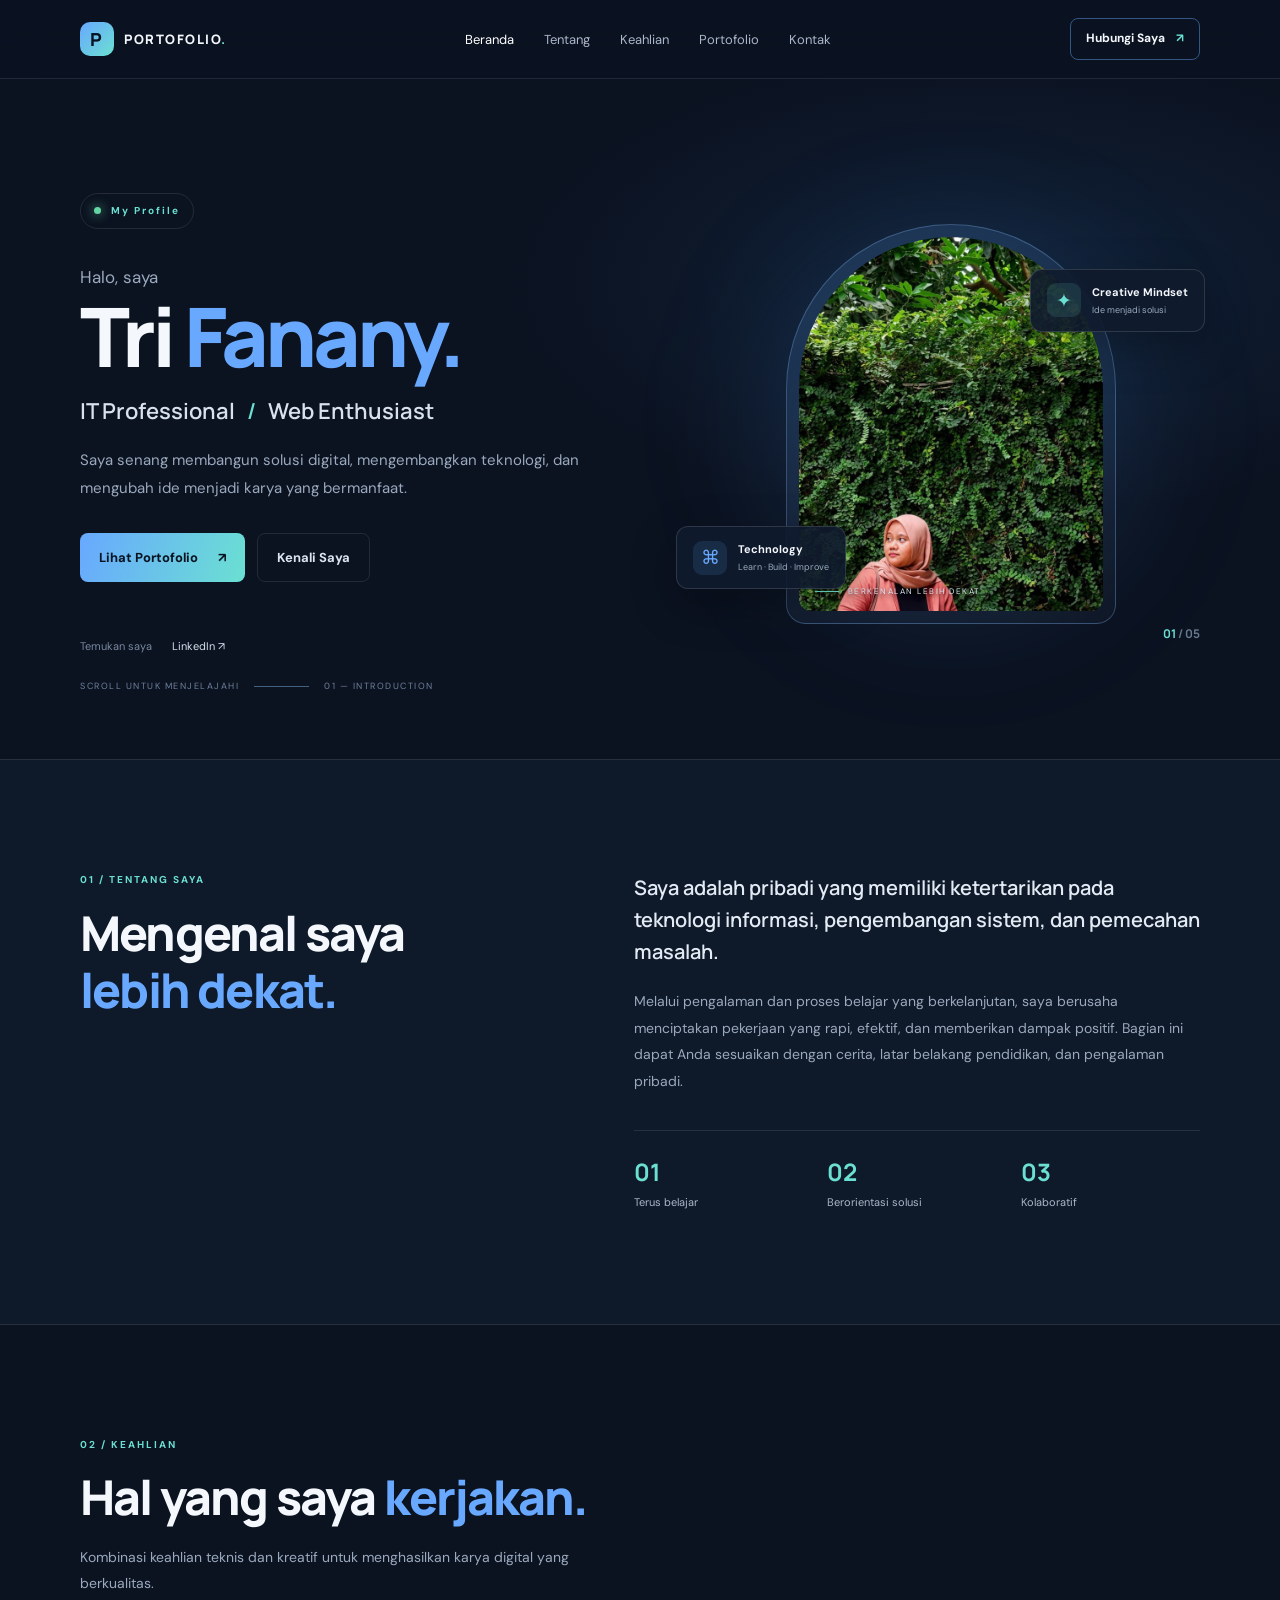
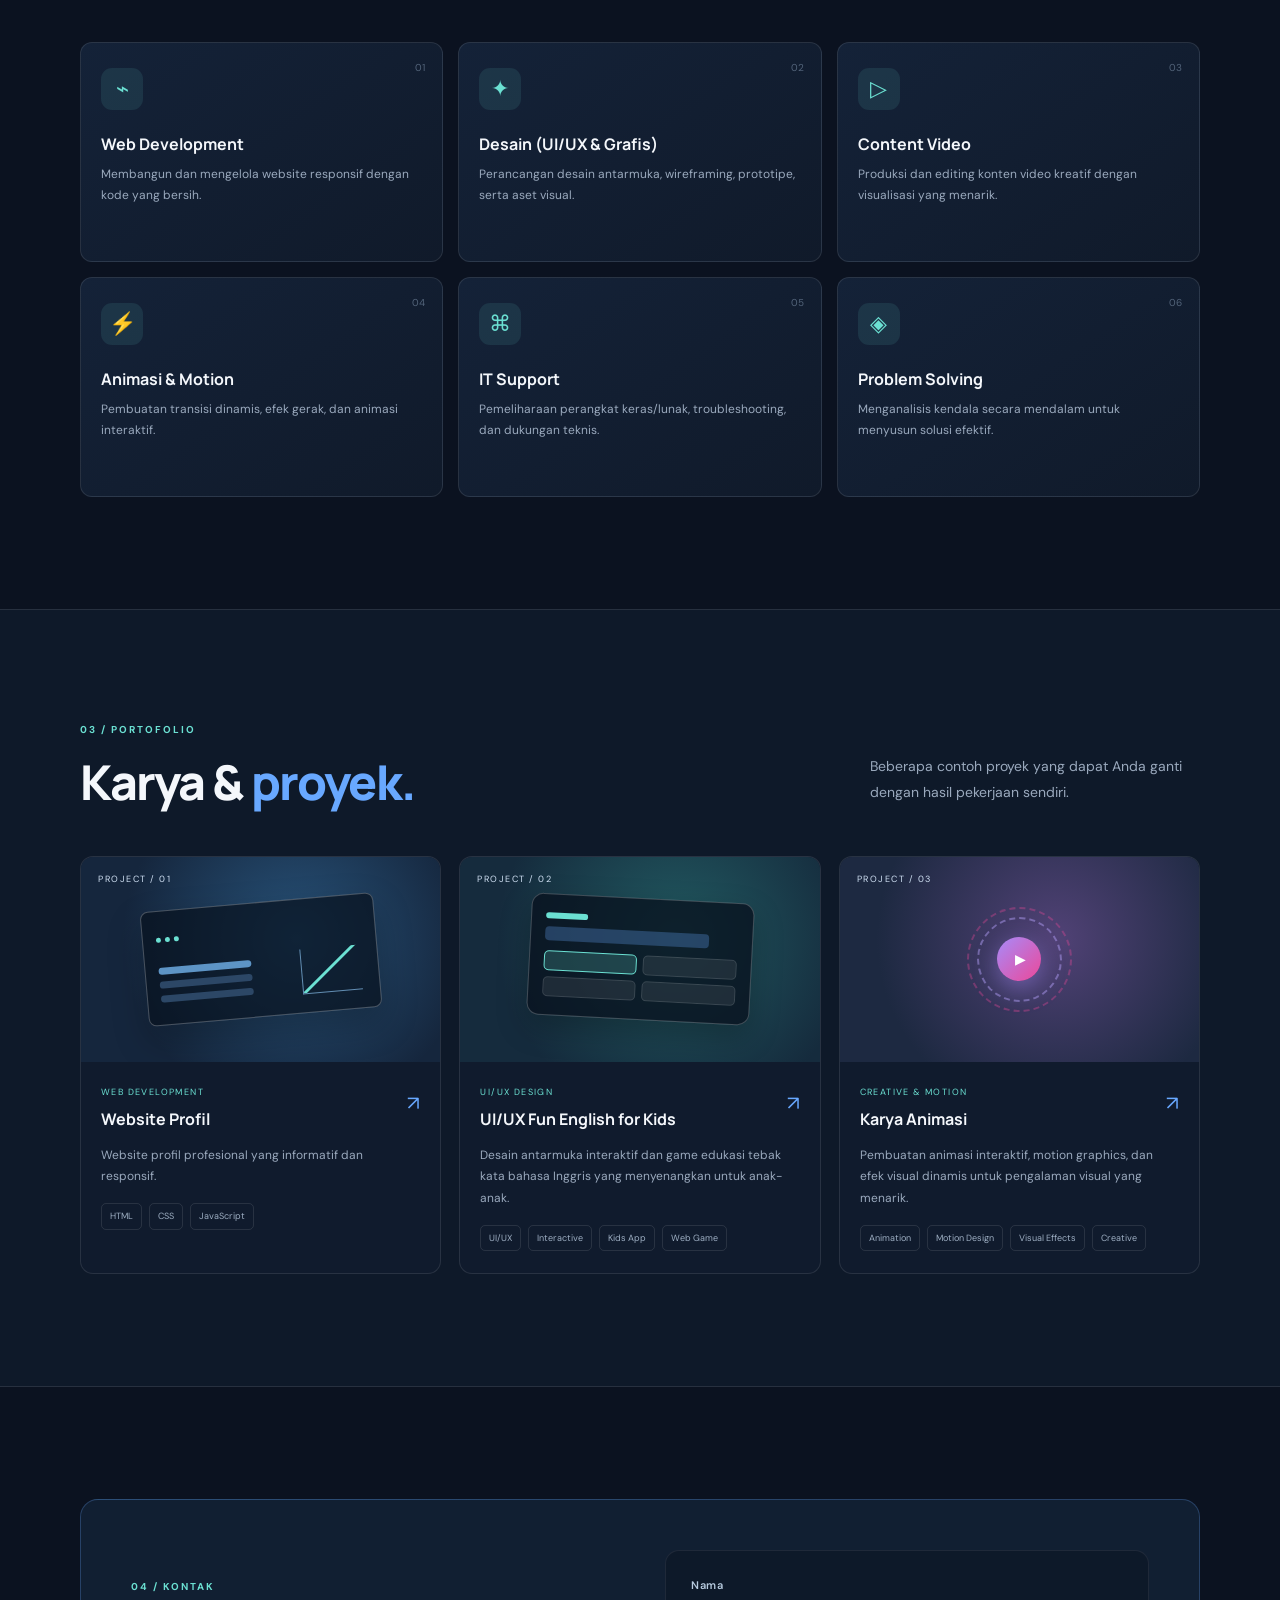
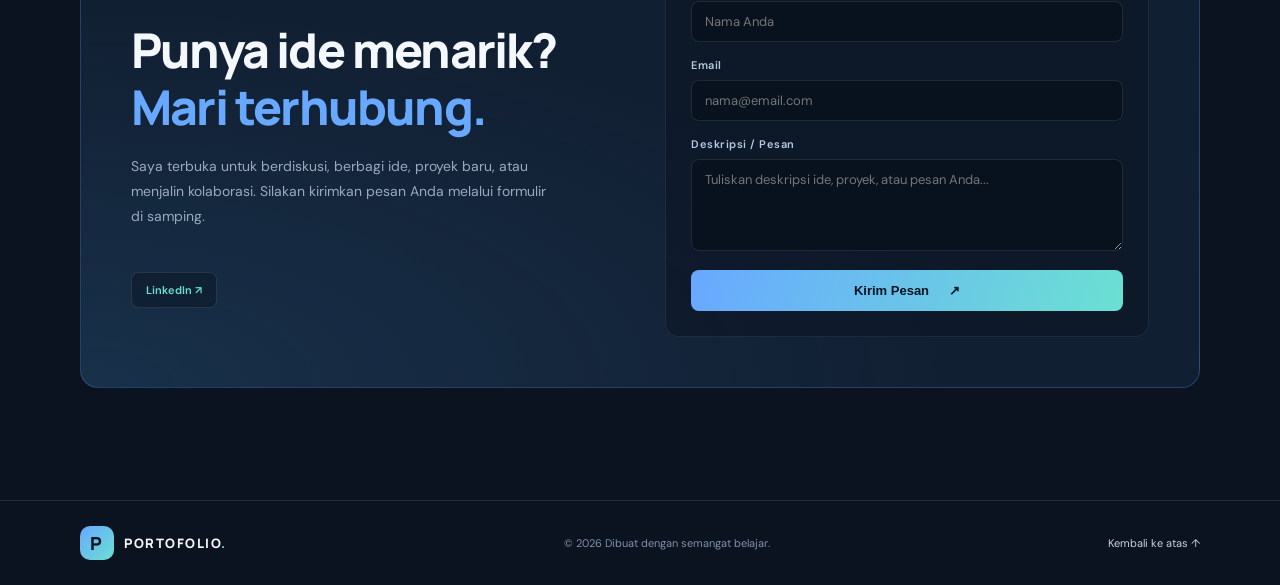
<file: index.html>
<!DOCTYPE html>
<html lang="id">

<head>
  <meta charset="UTF-8">
  <meta name="viewport" content="width=device-width, initial-scale=1.0">
  <meta name="description" content="Website pribadi dan portofolio profesional.">
  <meta name="theme-color" content="#0b1220">
  <title>Tri Fanany — Personal Portfolio</title>
  <link rel="preconnect" href="https://fonts.googleapis.com">
  <link rel="preconnect" href="https://fonts.gstatic.com" crossorigin>
  <link
    href="https://fonts.googleapis.com/css2?family=DM+Sans:wght@400;500;600;700&family=Manrope:wght@400;500;600;700;800&display=swap"
    rel="stylesheet">
  <link rel="stylesheet" href="css/style.css">
</head>

<body>
  <header class="site-header">
    <nav class="nav container" aria-label="Navigasi utama">
      <a class="brand" href="#home"><span class="brand-mark">P</span><span>PORTOFOLIO<span
            class="brand-dot">.</span></span></a>
      <button class="menu-toggle" aria-label="Buka menu"
        aria-expanded="false"><span></span><span></span><span></span></button>
      <ul class="nav-links">
        <li><a class="nav-link active" href="#home">Beranda</a></li>
        <li><a class="nav-link" href="#about">Tentang</a></li>
        <li><a class="nav-link" href="#skills">Keahlian</a></li>
        <li><a class="nav-link" href="#projects">Portofolio</a></li>
        <li><a class="nav-link" href="#contact">Kontak</a></li>
      </ul>
      <a class="nav-cta" href="#contact">Hubungi Saya <span>↗</span></a>
    </nav>
  </header>

  <main>
    <section class="hero section" id="home">
      <div class="container hero-grid">
        <div class="hero-copy reveal">
          <div class="eyebrow"><span class="status-dot"></span> My Profile</div>
          <p class="hero-kicker">Halo, saya</p>
          <h1>Tri <span>Fanany.</span></h1>
          <h2 class="hero-role">IT Professional <span class="role-divider">/</span> Web Enthusiast</h2>
          <p class="hero-description">Saya senang membangun solusi digital, mengembangkan teknologi, dan mengubah ide
            menjadi karya yang bermanfaat.</p>
          <div class="hero-actions">
            <a class="button button-primary" href="#projects">Lihat Portofolio <span>↗</span></a>
            <a class="button button-secondary" href="#about">Kenali Saya</a>
          </div>
          <div class="hero-social">
            <span>Temukan saya</span>
            <a href="https://www.linkedin.com/in/tri-fanany-5a363a43a/" target="_blank" rel="noreferrer">LinkedIn ↗</a>
          </div>
        </div>
        <div class="hero-visual reveal">
          <div class="visual-glow"></div>
          <div class="portrait-frame">
            <img class="profile-photo" src="potoku.jpg" alt="Foto Profil">
            <div class="portrait-caption"><span class="caption-line"></span><span>BERKENALAN LEBIH DEKAT</span></div>
          </div>
          <div class="floating-card card-top"><span class="float-icon">✦</span>
            <div><strong>Creative Mindset</strong><small>Ide menjadi solusi</small></div>
          </div>
          <div class="floating-card card-bottom"><span class="float-icon blue">⌘</span>
            <div><strong>Technology</strong><small>Learn · Build · Improve</small></div>
          </div>
          <div class="hero-index">01 <span>/ 05</span></div>
        </div>
      </div>
      <div class="container hero-bottom"><span>SCROLL UNTUK MENJELAJAHI</span><span class="scroll-line"></span><span>01
          — INTRODUCTION</span></div>
    </section>

    <section class="section about-section" id="about">
      <div class="container section-grid">
        <div class="section-heading reveal">
          <p class="section-label">01 / TENTANG SAYA</p>
          <h2>Mengenal saya<br><span>lebih dekat.</span></h2>
        </div>
        <div class="about-content reveal">
          <p class="about-lead">Saya adalah pribadi yang memiliki ketertarikan pada teknologi informasi, pengembangan
            sistem, dan pemecahan masalah.</p>
          <p class="muted">Melalui pengalaman dan proses belajar yang berkelanjutan, saya berusaha menciptakan pekerjaan
            yang rapi, efektif, dan memberikan dampak positif. Bagian ini dapat Anda sesuaikan dengan cerita, latar
            belakang pendidikan, dan pengalaman pribadi.</p>
          <div class="about-facts">
            <div><strong>01</strong><span>Terus belajar</span></div>
            <div><strong>02</strong><span>Berorientasi solusi</span></div>
            <div><strong>03</strong><span>Kolaboratif</span></div>
          </div>
        </div>
      </div>
    </section>

    <section class="section skills-section" id="skills">
      <div class="container">
        <div class="section-heading reveal">
          <p class="section-label">02 / KEAHLIAN</p>
          <h2>Hal yang saya <span>kerjakan.</span></h2>
          <p class="muted heading-description">Kombinasi keahlian teknis dan kreatif untuk menghasilkan karya digital
            yang berkualitas.</p>
        </div>
        <div class="skills-grid">
          <article class="skill-card reveal">
            <div class="skill-icon">⌁</div>
            <h3>Web Development</h3>
            <p>Membangun dan mengelola website responsif dengan kode yang bersih.</p><span
              class="skill-number">01</span>
          </article>
          <article class="skill-card reveal">
            <div class="skill-icon">✦</div>
            <h3>Desain (UI/UX & Grafis)</h3>
            <p>Perancangan desain antarmuka, wireframing, prototipe, serta aset visual.</p><span
              class="skill-number">02</span>
          </article>
          <article class="skill-card reveal">
            <div class="skill-icon">▷</div>
            <h3>Content Video</h3>
            <p>Produksi dan editing konten video kreatif dengan visualisasi yang menarik.</p><span
              class="skill-number">03</span>
          </article>
          <article class="skill-card reveal">
            <div class="skill-icon">⚡</div>
            <h3>Animasi & Motion</h3>
            <p>Pembuatan transisi dinamis, efek gerak, dan animasi interaktif.</p><span class="skill-number">04</span>
          </article>
          <article class="skill-card reveal">
            <div class="skill-icon">⌘</div>
            <h3>IT Support</h3>
            <p>Pemeliharaan perangkat keras/lunak, troubleshooting, dan dukungan teknis.</p><span
              class="skill-number">05</span>
          </article>
          <article class="skill-card reveal">
            <div class="skill-icon">◈</div>
            <h3>Problem Solving</h3>
            <p>Menganalisis kendala secara mendalam untuk menyusun solusi efektif.</p><span
              class="skill-number">06</span>
          </article>
        </div>
      </div>
    </section>

    <section class="section projects-section" id="projects">
      <div class="container">
        <div class="projects-heading reveal">
          <div class="section-heading">
            <p class="section-label">03 / PORTOFOLIO</p>
            <h2>Karya & <span>proyek.</span></h2>
          </div>
          <p class="muted projects-intro">Beberapa contoh proyek yang dapat Anda ganti dengan hasil pekerjaan sendiri.
          </p>
        </div>
        <div class="project-grid">
          <a class="project-card reveal" href="https://tfanany.github.io/portofolio_tfany/" target="_blank"
            rel="noopener noreferrer">
            <div class="project-art art-one"><span>PROJECT / 01</span>
              <div class="mock-window"><i></i><i></i><i></i>
                <div class="mock-lines"></div>
                <div class="mock-chart"></div>
              </div>
            </div>
            <div class="project-info">
              <div>
                <p class="project-type">WEB DEVELOPMENT</p>
                <h3>Website Profil</h3>
              </div><span class="project-arrow">↗</span>
              <p class="project-desc">Website profil profesional yang informatif dan responsif.</p>
              <div class="tags"><span>HTML</span><span>CSS</span><span>JavaScript</span></div>
            </div>
          </a>
          <a class="project-card reveal" href="aplikasi_tebakan.html" target="_blank"
            rel="noopener noreferrer">
            <div class="project-art art-two"><span>PROJECT / 02</span>
              <div class="app-mock">
                <div class="app-mock-badge"></div>
                <div class="app-mock-question"></div>
                <div class="app-mock-options"><span></span><span></span><span></span><span></span></div>
              </div>
            </div>
            <div class="project-info">
              <div>
                <p class="project-type">UI/UX DESIGN</p>
                <h3>UI/UX Fun English for Kids</h3>
              </div><span class="project-arrow">↗</span>
              <p class="project-desc">Desain antarmuka interaktif dan game edukasi tebak kata bahasa Inggris yang
                menyenangkan untuk anak-anak.</p>
              <div class="tags"><span>UI/UX</span><span>Interactive</span><span>Kids App</span><span>Web Game</span>
              </div>
            </div>
          </a>
          <a class="project-card reveal" href="https://www.youtube.com/@animationprop" target="_blank"
            rel="noopener noreferrer">
            <div class="project-art art-three"><span>PROJECT / 03</span>
              <div class="anim-art">
                <div class="anim-ring"></div>
                <div class="anim-ring ring-two"></div>
                <div class="anim-play">▶</div>
              </div>
            </div>
            <div class="project-info">
              <div>
                <p class="project-type">CREATIVE & MOTION</p>
                <h3>Karya Animasi</h3>
              </div><span class="project-arrow">↗</span>
              <p class="project-desc">Pembuatan animasi interaktif, motion graphics, dan efek visual dinamis untuk
                pengalaman visual yang menarik.</p>
              <div class="tags"><span>Animation</span><span>Motion Design</span><span>Visual
                  Effects</span><span>Creative</span></div>
            </div>
          </a>
        </div>
      </div>
    </section>

    <section class="section contact-section" id="contact">
      <div class="container contact-panel reveal">
        <div class="contact-info-col">
          <p class="section-label">04 / KONTAK</p>
          <h2>Punya ide menarik?<br><span>Mari terhubung.</span></h2>
          <p class="contact-copy">Saya terbuka untuk berdiskusi, berbagi ide, proyek baru, atau menjalin kolaborasi.
            Silakan kirimkan pesan Anda melalui formulir di samping.</p>
          <div class="contact-social-mini">
            <a href="https://www.linkedin.com/in/tri-fanany-5a363a43a/" target="_blank" rel="noreferrer">LinkedIn ↗</a>
          </div>
        </div>

        <form class="contact-form" id="contact-form" action="https://formsubmit.co/3fanany@gmail.com" method="POST">
          <input type="hidden" name="_subject" value="Pesan Baru dari Portofolio Tri Fanany!">
          <input type="hidden" name="_captcha" value="false">
          <input type="text" name="_honey" style="display:none">

          <div class="form-group">
            <label for="form-name">Nama</label>
            <input type="text" id="form-name" name="name" placeholder="Nama Anda" required>
          </div>
          <div class="form-group">
            <label for="form-email">Email</label>
            <input type="email" id="form-email" name="email" placeholder="nama@email.com" required>
          </div>
          <div class="form-group">
            <label for="form-message">Deskripsi / Pesan</label>
            <textarea id="form-message" name="message" rows="4"
              placeholder="Tuliskan deskripsi ide, proyek, atau pesan Anda..." required></textarea>
          </div>
          <button type="submit" class="button button-primary form-submit-btn" id="form-submit-btn">
            Kirim Pesan <span>↗</span>
          </button>
          <div class="form-status" id="form-status" role="alert"></div>
        </form>
      </div>
    </section>
  </main>

  <footer class="footer">
    <div class="container footer-inner"><a class="brand" href="#home"><span
          class="brand-mark">P</span><span>PORTOFOLIO<span class="brand-dot">.</span></span></a>
      <p>© <span id="year"></span> Dibuat dengan semangat belajar.</p><a href="#home" class="back-top">Kembali ke atas
        ↑</a>
    </div>
  </footer>
  <script src="js/script.js"></script>
</body>

</html>
</file>
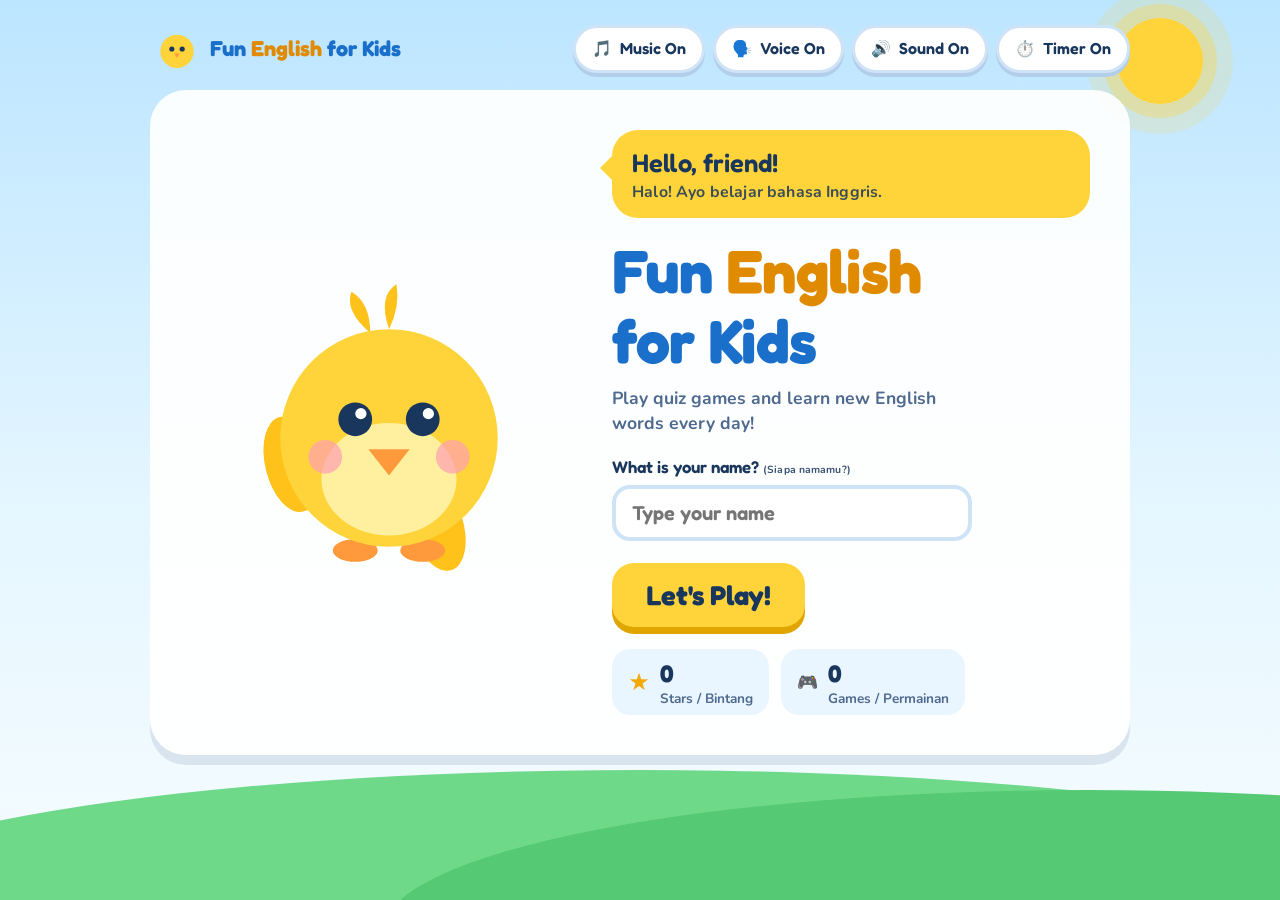
<file: aplikasi_tebakan.html>
<!doctype html>
<html lang="en">
<head>
<meta charset="utf-8">
<meta name="viewport" content="width=device-width, initial-scale=1, viewport-fit=cover">
<title>Fun English for Kids</title>
<meta name="claude:viewport-fit-sides" content="cover">
<link rel="preconnect" href="https://fonts.googleapis.com">
<link rel="preconnect" href="https://fonts.gstatic.com" crossorigin>
<link rel="stylesheet" href="https://fonts.googleapis.com/css2?family=Fredoka:wght@500;600;700&family=Nunito:wght@600;700;800&display=swap">
<style>
  /* Tampilan siang hari yang ceria: langit biru muda, bukit hijau, matahari kuning. Sengaja satu tema terang (tanpa mode gelap). */
  :root {
    color-scheme: light;
    --sky: #CFEDFF;
    --blue: #2F9BFF;
    --blue-d: #1A6FCB;
    --sun: #FFD43B;
    --sun-d: #E0A500;
    --leaf: #4CCB6B;
    --leaf-d: #2A9F49;
    --white: #FFFFFF;
    --ink: #19365C;
    --muted: #4F6A8F;
    --red: #FF6464;
    --red-d: #D23B3B;
    --line: #CFE3F7;
    --line-d: #B3CEEA;
    --font-display: 'Fredoka', 'Baloo 2', 'Comic Sans MS', system-ui, sans-serif;
    --font-body: 'Nunito', system-ui, -apple-system, 'Segoe UI', sans-serif;
    --font-emoji: 'Apple Color Emoji', 'Segoe UI Emoji', 'Noto Color Emoji', sans-serif;
  }
  * { box-sizing: border-box; }
  html { -webkit-text-size-adjust: 100%; }
  body {
    background-color: var(--sky);
    background-image: linear-gradient(#BCE5FF 0%, #E4F6FF 55%, #F6FCFF 100%);
    background-attachment: fixed;
    color: var(--ink);
    font-family: var(--font-body);
    font-weight: 700;
    font-size: 17px;
    line-height: 1.45;
    min-height: 100%;
    padding-block: 14px 40px;
    padding-left: max(16px, env(safe-area-inset-left, 0px));
    padding-right: max(16px, env(safe-area-inset-right, 0px));
  }
  h1, h2, h3, p { margin: 0; }
  h1, h2, h3 { font-family: var(--font-display); font-weight: 700; line-height: 1.15; text-wrap: balance; }
  button { font: inherit; color: inherit; }
  [hidden] { display: none !important; }
  .emoji { font-family: var(--font-emoji); font-weight: 400; }
  .sub { display: block; font-family: var(--font-body); font-weight: 700; font-size: .62em; opacity: .85; letter-spacing: .01em; }

  /* Latar */
  .scene { position: fixed; inset: 0; z-index: -1; overflow: hidden; pointer-events: none; }
  .sun { position: absolute; top: 18px; right: 6%; width: 86px; height: 86px; border-radius: 50%; background: var(--sun); box-shadow: 0 0 0 14px rgba(255, 212, 59, .32), 0 0 0 30px rgba(255, 212, 59, .16); }
  .cloud { position: absolute; width: 130px; height: 44px; background: #fff; border-radius: 44px; opacity: .95; animation: drift 60s linear infinite; }
  .cloud::before, .cloud::after { content: ""; position: absolute; background: #fff; border-radius: 50%; }
  .cloud::before { width: 58px; height: 58px; left: 18px; top: -28px; }
  .cloud::after { width: 74px; height: 74px; right: 14px; top: -38px; }
  .cloud.c1 { top: 12%; left: -160px; }
  .cloud.c2 { top: 30%; left: -160px; transform: scale(.7); animation-duration: 85s; animation-delay: -30s; }
  .cloud.c3 { top: 5%; left: -160px; transform: scale(.55); animation-duration: 110s; animation-delay: -70s; }
  .hill { position: absolute; left: -15%; right: -15%; bottom: -150px; height: 280px; background: #6FD98A; border-radius: 50% 50% 0 0; }
  .hill.h2 { left: 30%; right: -40%; bottom: -170px; background: #55C973; }
  @keyframes drift { to { left: 110%; } }

  .app { max-width: 980px; margin: 0 auto; }

  /* Bagian atas */
  .top { display: flex; align-items: center; justify-content: space-between; gap: 12px; margin-bottom: 14px; flex-wrap: wrap; }
  .brand { display: flex; align-items: center; gap: 10px; background: none; border: 0; padding: 4px; cursor: pointer; border-radius: 16px; text-align: left; }
  .brand .logo { width: 46px; height: 46px; flex: none; }
  .brand b { font-family: var(--font-display); font-size: 1.35rem; font-weight: 700; color: var(--blue-d); line-height: 1; }
  .brand b span { color: #E08A00; }
  .tools { display: flex; flex-wrap: wrap; gap: 8px; }
  .vnote { margin: 14px auto 0; max-width: 520px; background: #FFF4BF; color: #6B4E00; border-radius: 16px; padding: 10px 14px; font-size: .95rem; text-align: left; }
  @media (max-width: 480px) { .tool { padding: 0 12px; font-size: .95rem; min-height: 44px; } }
  .tool { display: inline-flex; align-items: center; gap: 8px; min-height: 48px; padding: 0 16px; background: #fff; border: 3px solid var(--line); border-radius: 999px; font-family: var(--font-display); font-weight: 600; font-size: 1rem; cursor: pointer; box-shadow: 0 4px 0 var(--line-d); }
  .tool[aria-pressed="false"] { color: var(--muted); background: #EEF4FA; }
  .tool:disabled { opacity: .5; cursor: not-allowed; }
  .tool:active:not(:disabled) { transform: translateY(3px); box-shadow: 0 1px 0 var(--line-d); }

  /* Tombol besar */
  .btn { display: inline-flex; align-items: center; justify-content: center; gap: 10px; min-height: 64px; padding: 0 34px; border: 0; border-radius: 22px; background: var(--sun); color: var(--ink); font-family: var(--font-display); font-weight: 700; font-size: clamp(1.25rem, 3.6vw, 1.7rem); line-height: 1.05; text-align: center; cursor: pointer; box-shadow: 0 7px 0 var(--sun-d); transition: transform .1s ease, box-shadow .1s ease, filter .15s ease; }
  .btn:hover { filter: brightness(1.04); }
  .btn:active { transform: translateY(5px); box-shadow: 0 2px 0 var(--sun-d); }
  .btn.blue { background: var(--blue-d); color: #fff; box-shadow: 0 7px 0 #0F4B91; }
  .btn.blue:active { box-shadow: 0 2px 0 #0F4B91; }
  .btn.green { background: var(--leaf); box-shadow: 0 7px 0 var(--leaf-d); }
  .btn.green:active { box-shadow: 0 2px 0 var(--leaf-d); }
  .btn.white { background: #fff; box-shadow: 0 7px 0 var(--line-d); }
  .btn.white:active { box-shadow: 0 2px 0 var(--line-d); }
  .btn.small { min-height: 52px; padding: 0 22px; font-size: 1.1rem; border-radius: 18px; box-shadow: 0 5px 0 var(--line-d); }
  .btn:focus-visible, .tool:focus-visible, .brand:focus-visible, .pick:focus-visible, .opt:focus-visible, .field input:focus-visible { outline: 4px solid var(--blue); outline-offset: 3px; }

  .view { animation: pop .35s ease both; }
  @keyframes pop { from { opacity: 0; transform: translateY(14px) scale(.98); } to { opacity: 1; transform: none; } }
  .title { font-size: clamp(1.9rem, 6vw, 2.8rem); color: var(--ink); text-align: center; }
  .title .sub { color: var(--muted); margin-top: 4px; }
  .nav { display: flex; align-items: center; gap: 12px; margin-bottom: 18px; }

  /* Beranda */
  .hero { display: grid; grid-template-columns: minmax(0, 1fr) minmax(0, 1.2fr); gap: 24px; align-items: center; padding: clamp(20px, 5vw, 40px); background: rgba(255, 255, 255, .92); border-radius: 36px; box-shadow: 0 10px 0 rgba(25, 54, 92, .1); }
  .hero .mascot-big { width: min(100%, 300px); margin: 0 auto; display: block; }
  .bubble { position: relative; background: var(--sun); border-radius: 26px; padding: 14px 20px; font-family: var(--font-display); font-weight: 600; font-size: clamp(1.2rem, 3.4vw, 1.6rem); margin-bottom: 18px; }
  .bubble::after { content: ""; position: absolute; left: -12px; top: 26px; border: 12px solid transparent; border-right-color: var(--sun); border-left: 0; }
  .hero h1 { font-size: clamp(2.4rem, 7.5vw, 3.8rem); color: var(--blue-d); letter-spacing: -.01em; }
  .hero h1 span { color: #E08A00; }
  .hero .lead { margin-top: 10px; color: var(--muted); font-size: 1.1rem; max-width: 34ch; }
  .field { display: grid; gap: 6px; margin-top: 18px; max-width: 360px; }
  .field label { font-family: var(--font-display); font-weight: 600; font-size: 1.05rem; }
  .field input { min-height: 56px; border: 4px solid var(--line); border-radius: 18px; padding: 0 16px; font-family: var(--font-display); font-weight: 600; font-size: 1.25rem; color: var(--ink); background: #fff; }
  .hero .btn { margin-top: 22px; }
  .stats { display: flex; flex-wrap: wrap; gap: 12px; margin-top: 22px; }
  .stat { display: flex; align-items: center; gap: 10px; background: #EAF6FF; border-radius: 18px; padding: 8px 16px; font-family: var(--font-display); font-weight: 600; }
  .stat .star { color: #F2A900; font-size: 1.5rem; line-height: 1; }
  .stat b { font-size: 1.5rem; }
  .stat small { font-family: var(--font-body); font-weight: 700; color: var(--muted); font-size: .85rem; display: block; line-height: 1.1; }
  @media (max-width: 720px) { .hero { grid-template-columns: 1fr; text-align: center; } .hero .mascot-big { width: 190px; } .bubble::after { left: 50%; top: auto; bottom: -12px; margin-left: -12px; border: 12px solid transparent; border-top-color: var(--sun); border-bottom: 0; } .field { margin-inline: auto; } .stats { justify-content: center; } .hero .lead { margin-inline: auto; } }

  /* Kartu pilihan */
  .picks { display: grid; gap: 18px; margin-top: 24px; }
  .picks.grades { grid-template-columns: repeat(auto-fit, minmax(240px, 1fr)); }
  .picks.cats { grid-template-columns: repeat(auto-fill, minmax(168px, 1fr)); gap: 16px; }
  .pick { position: relative; display: flex; flex-direction: column; align-items: center; justify-content: center; gap: 6px; padding: 20px 14px 18px; background: #fff; border: 5px solid var(--tone, var(--line)); border-radius: 30px; box-shadow: 0 8px 0 var(--tone-d, var(--line-d)); cursor: pointer; text-align: center; transition: transform .12s ease, box-shadow .12s ease; }
  .pick:hover { transform: translateY(-4px); }
  .pick:active { transform: translateY(5px); box-shadow: 0 2px 0 var(--tone-d, var(--line-d)); }
  .pick.t-blue { --tone: #6BBBFF; --tone-d: #3F95E0; --chip: #E1F2FF; }
  .pick.t-green { --tone: #5FD67E; --tone-d: #2FAE50; --chip: #DDF8E4; }
  .pick.t-yellow { --tone: #FFD43B; --tone-d: #E0A500; --chip: #FFF4BF; }
  .pick .ico { display: grid; place-items: center; width: 92px; height: 92px; border-radius: 50%; background: var(--chip, #E1F2FF); font-family: var(--font-emoji); font-weight: 400; font-size: 3.2rem; line-height: 1; }
  .pick.grade .ico { width: 118px; height: 118px; font-size: 4.4rem; }
  .pick h2 { font-size: 1.6rem; }
  .pick.cat h2 { font-size: 1.3rem; }
  .pick .sub { color: var(--muted); font-size: .88rem; }
  .pick .tag { font-family: var(--font-display); font-weight: 600; font-size: 1.05rem; color: var(--ink); background: var(--chip, #E1F2FF); padding: 2px 14px; border-radius: 999px; }
  .stars { display: inline-flex; gap: 2px; font-size: 1.5rem; line-height: 1; color: #D6E3F0; }
  .stars .on { color: #F2A900; }
  .best { font-size: .85rem; color: var(--muted); min-height: 1.2em; }
  .badge-grade { display: inline-block; padding: 4px 16px; border-radius: 999px; background: #fff; border: 3px solid var(--line); font-family: var(--font-display); font-weight: 600; }

  /* Kuis */
  .qhead { display: grid; grid-template-columns: auto minmax(0, 1fr) auto; gap: 12px; align-items: center; }
  .qhead .count { font-family: var(--font-display); font-weight: 700; font-size: 1.15rem; background: #fff; border-radius: 999px; padding: 6px 16px; white-space: nowrap; }
  .qhead .mid { min-width: 0; }
  .progress { height: 20px; background: rgba(255, 255, 255, .85); border: 3px solid #fff; border-radius: 99px; overflow: hidden; box-shadow: inset 0 2px 0 rgba(25, 54, 92, .12); }
  .progress i { display: block; height: 100%; width: 0; background: linear-gradient(var(--leaf), var(--leaf-d)); border-radius: 99px; transition: width .4s ease; }
  .scorepill { display: inline-flex; align-items: center; gap: 6px; font-family: var(--font-display); font-weight: 700; background: #fff; border-radius: 999px; padding: 6px 14px; }
  .scorepill .star { color: #F2A900; font-size: 1.3rem; line-height: 1; }
  .qinfo { display: flex; align-items: center; justify-content: space-between; gap: 10px; flex-wrap: wrap; margin: 12px 2px 12px; }
  .timer { display: flex; align-items: center; gap: 10px; min-width: 170px; flex: 1; max-width: 300px; justify-content: flex-end; }
  .timer .tnum { font-family: var(--font-display); font-weight: 700; font-size: 1.3rem; min-width: 3ch; text-align: right; font-variant-numeric: tabular-nums; }
  .timer .tbar { flex: 1; height: 14px; border-radius: 99px; background: rgba(255, 255, 255, .85); overflow: hidden; border: 3px solid #fff; }
  .timer .tbar i { display: block; height: 100%; width: 100%; background: var(--sun); border-radius: 99px; transition: width .12s linear; }
  .timer.low .tbar i { background: var(--red); }
  .timer.low .tnum { color: var(--red-d); }

  .qcard { background: #fff; border-radius: 34px; padding: clamp(16px, 4vw, 28px); box-shadow: 0 9px 0 rgba(25, 54, 92, .1); text-align: center; }
  .vis { display: grid; place-items: center; min-height: clamp(110px, 24vw, 180px); font-family: var(--font-emoji); font-weight: 400; font-size: clamp(5rem, 17vw, 8.5rem); line-height: 1.05; }
  .vis.many { font-size: clamp(2.3rem, 9vw, 3.8rem); line-height: 1.2; }
  .vis .bigtext { font-family: var(--font-display); font-weight: 700; font-size: clamp(3rem, 13vw, 5.4rem); color: var(--blue-d); }
  .vis .bigtext.long { font-size: clamp(2.2rem, 9vw, 3.8rem); }
  .vis .swatch { width: clamp(120px, 30vw, 180px); aspect-ratio: 1; border-radius: 50%; border: 6px solid #fff; box-shadow: 0 0 0 5px var(--line), 0 9px 0 rgba(25, 54, 92, .16); }
  .t2 { font-family: var(--font-display); font-weight: 700; font-size: clamp(2.2rem, 9vw, 3.4rem); letter-spacing: .22em; color: var(--blue-d); margin-top: 2px; }
  .promptrow { display: flex; align-items: center; justify-content: center; gap: 12px; margin-top: 8px; flex-wrap: wrap; }
  .prompt { font-family: var(--font-display); font-weight: 600; font-size: clamp(1.4rem, 4.8vw, 2.1rem); line-height: 1.3; }
  .blank { display: inline-block; min-width: 3.4ch; border-bottom: 5px dashed var(--blue); margin: 0 .12em; transform: translateY(-.05em); }
  .listen { flex: none; display: inline-flex; align-items: center; gap: 8px; min-height: 52px; padding: 0 18px; border: 0; border-radius: 999px; background: var(--blue-d); color: #fff; font-family: var(--font-display); font-weight: 600; font-size: 1.05rem; cursor: pointer; box-shadow: 0 5px 0 #0F4B91; }
  .listen:active { transform: translateY(4px); box-shadow: 0 1px 0 #0F4B91; }
  .listen:focus-visible { outline: 4px solid var(--blue); outline-offset: 3px; }

  .opts { display: grid; gap: 14px; margin-top: 22px; grid-template-columns: 1fr; }
  @media (min-width: 640px) { .opts { grid-template-columns: 1fr 1fr; } }
  .opts.two { grid-template-columns: 1fr 1fr; }
  .opt { position: relative; display: flex; align-items: center; gap: 12px; width: 100%; min-height: 78px; padding: 12px 52px 12px 14px; background: #fff; color: var(--ink); border: 4px solid var(--line); border-radius: 24px; box-shadow: 0 7px 0 var(--line-d); font-family: var(--font-display); font-weight: 600; font-size: clamp(1.25rem, 4.2vw, 1.75rem); line-height: 1.15; text-align: left; cursor: pointer; transition: transform .08s ease, box-shadow .08s ease, border-color .15s ease, background .15s ease; }
  .opt .n { flex: none; display: grid; place-items: center; width: 2.1rem; height: 2.1rem; border-radius: 50%; background: #E3F1FF; color: var(--blue-d); font-size: 1rem; }
  .opt .t { flex: 1; min-width: 0; overflow-wrap: anywhere; }
  .opts.two .opt { justify-content: center; text-align: center; padding: 12px 14px; }
  .opts.two .opt .n { position: absolute; top: 8px; left: 8px; width: 1.7rem; height: 1.7rem; font-size: .85rem; }
  .opts.two .opt .t { flex: none; }
  .opt.pic { min-height: clamp(100px, 22vw, 136px); font-family: var(--font-emoji); font-weight: 400; font-size: clamp(3.4rem, 12vw, 5rem); }
  .opt:hover:not(:disabled) { border-color: var(--blue); background: #F1F9FF; }
  .opt:active:not(:disabled) { transform: translateY(5px); box-shadow: 0 2px 0 var(--line-d); }
  .opt:disabled { cursor: default; }
  .opt::after { position: absolute; right: 16px; top: 50%; transform: translateY(-50%); font-size: 1.7rem; font-family: var(--font-display); font-weight: 700; }
  .opts.two .opt::after { top: 8px; right: 12px; transform: none; font-size: 1.4rem; }
  .opt.right { background: #DDF8E3; border-color: var(--leaf-d); box-shadow: 0 7px 0 var(--leaf-d); }
  .opt.right::after { content: "\2713"; color: var(--leaf-d); }
  .opt.right .n { background: var(--leaf-d); color: #fff; }
  .opt.wrong { background: #FFE3E3; border-color: var(--red); box-shadow: 0 7px 0 var(--red-d); animation: shake .45s ease; }
  .opt.wrong::after { content: "\2717"; color: var(--red-d); }
  .opt.dim { opacity: .55; }
  @keyframes shake { 20% { transform: translateX(-9px); } 40% { transform: translateX(9px); } 60% { transform: translateX(-6px); } 80% { transform: translateX(6px); } }

  .dock { position: sticky; bottom: 0; margin-top: 16px; padding-top: 10px; padding-bottom: calc(10px + env(safe-area-inset-bottom, 0px)); z-index: 5; }
  .dock .inner { display: flex; align-items: center; gap: 14px; background: #fff; border: 5px solid var(--leaf); border-radius: 30px; padding: 10px 14px 10px 10px; box-shadow: 0 8px 0 rgba(25, 54, 92, .16); animation: pop .3s ease both; }
  .dock.bad .inner { border-color: var(--red); }
  .dock .mascot { width: 76px; flex: none; }
  .dock .msg { flex: 1; min-width: 0; }
  .dock h3 { font-size: clamp(1.4rem, 4.5vw, 1.9rem); color: var(--leaf-d); }
  .dock.bad h3 { color: var(--red-d); }
  .dock .msg p { color: var(--muted); font-size: 1.05rem; overflow-wrap: anywhere; }
  .dock .msg p b { color: var(--ink); }
  @media (max-width: 560px) { .dock .inner { flex-wrap: wrap; } .dock .btn { width: 100%; } .dock .mascot { width: 62px; } }
  .quit { min-height: 48px; padding: 0 18px; }

  /* Hasil */
  .result { background: rgba(255, 255, 255, .94); border-radius: 36px; padding: clamp(20px, 5vw, 38px); text-align: center; box-shadow: 0 10px 0 rgba(25, 54, 92, .1); }
  .result .mascot { width: 150px; margin: 0 auto; display: block; }
  .rstars { display: flex; justify-content: center; gap: 6px; font-size: clamp(3rem, 12vw, 4.6rem); line-height: 1; color: #D6E3F0; margin: 8px 0 4px; }
  .rstars span.on { color: #F2A900; animation: starpop .5s ease both; }
  .rstars span:nth-child(2).on { animation-delay: .15s; }
  .rstars span:nth-child(3).on { animation-delay: .3s; }
  @keyframes starpop { from { transform: scale(0) rotate(-40deg); } 70% { transform: scale(1.25) rotate(8deg); } to { transform: none; } }
  .rscore { font-family: var(--font-display); font-weight: 700; font-size: clamp(4.4rem, 20vw, 7rem); line-height: 1; color: var(--blue-d); font-variant-numeric: tabular-nums; }
  .rscore small { font-size: .32em; color: var(--muted); font-weight: 600; margin-left: 6px; }
  .rmsg { font-family: var(--font-display); font-weight: 600; font-size: clamp(1.5rem, 5vw, 2.1rem); margin-top: 8px; }
  .rmsg .sub { color: var(--muted); margin-top: 2px; }
  .newbest { display: inline-block; margin-top: 12px; background: var(--sun); border-radius: 999px; padding: 6px 18px; font-family: var(--font-display); font-weight: 700; animation: starpop .5s ease both; }
  .trio { display: grid; grid-template-columns: repeat(3, minmax(0, 1fr)); gap: 12px; margin: 24px 0 8px; }
  .trio div { border-radius: 24px; padding: 14px 8px; font-family: var(--font-display); font-weight: 600; }
  .trio b { display: block; font-size: clamp(2rem, 8vw, 3rem); line-height: 1.05; }
  .trio .ok { background: #DDF8E3; color: #1F7F3B; }
  .trio .no { background: #FFE3E3; color: var(--red-d); }
  .trio .bst { background: #FFF4BF; color: #8A6200; }
  .trio span { font-size: .95rem; }
  .review { margin-top: 22px; text-align: left; }
  .review h3 { font-size: 1.3rem; margin-bottom: 8px; text-align: center; }
  .review ul { list-style: none; margin: 0; padding: 0; display: grid; gap: 8px; }
  .review li { display: flex; gap: 12px; align-items: center; background: #F3F9FF; border-radius: 18px; padding: 10px 14px; }
  .review li .emoji { font-size: 2rem; line-height: 1; flex: none; min-width: 2.2rem; text-align: center; }
  .review li .rt { min-width: 0; overflow-wrap: anywhere; font-size: 1rem; }
  .review li .rt b { color: var(--leaf-d); }
  .rbtns { display: flex; flex-wrap: wrap; gap: 14px; justify-content: center; margin-top: 26px; }

  /* Jendela konfirmasi */
  .modal { position: fixed; inset: 0; z-index: 50; display: grid; place-items: center; padding: 20px; background: rgba(25, 54, 92, .55); }
  .modal .box { width: min(440px, 100%); background: #fff; border-radius: 32px; padding: 26px 22px; text-align: center; box-shadow: 0 10px 0 rgba(25, 54, 92, .2); animation: pop .25s ease both; }
  .modal .mascot { width: 100px; margin: 0 auto 6px; display: block; }
  .modal h2 { font-size: 1.8rem; }
  .modal p { color: var(--muted); margin-top: 6px; }
  .modal .rbtns { margin-top: 20px; }

  /* Kembang api bintang */
  .burst { position: fixed; z-index: 60; pointer-events: none; font-size: 1.8rem; line-height: 1; animation: burst .9s ease-out forwards; }
  @keyframes burst { from { opacity: 1; transform: translate(0, 0) scale(.6); } to { opacity: 0; transform: translate(var(--dx), var(--dy)) scale(1.3) rotate(var(--r)); } }

  .wing-r { transform-origin: 112px 104px; animation: wave 1.2s ease-in-out infinite; }
  @keyframes wave { 0%, 100% { transform: rotate(0); } 50% { transform: rotate(-28deg); } }
  .bob { animation: bob 2.4s ease-in-out infinite; }
  @keyframes bob { 0%, 100% { transform: translateY(0); } 50% { transform: translateY(-6px); } }

  @media (max-width: 480px) {
    body { font-size: 16px; }
    .brand b { font-size: 1.15rem; }
    .qhead { grid-template-columns: auto minmax(0, 1fr); }
    .qhead .scorepill { grid-column: 1 / -1; justify-self: start; }
    .picks.cats { grid-template-columns: repeat(2, minmax(0, 1fr)); gap: 12px; }
    .pick .ico { width: 76px; height: 76px; font-size: 2.6rem; }
    .pick.cat h2 { font-size: 1.1rem; }
  }
  @media (prefers-reduced-motion: reduce) { *, *::before, *::after { animation: none !important; transition: none !important; } }
</style>
</head>
<body>


<div class="scene" aria-hidden="true">
  <div class="sun"></div>
  <div class="cloud c1"></div><div class="cloud c2"></div><div class="cloud c3"></div>
  <div class="hill"></div><div class="hill h2"></div>
</div>

<div class="app">
  <header class="top">
    <button class="brand" id="brand" type="button" aria-label="Fun English for Kids, back to home">
      <svg class="logo" viewBox="0 0 160 160" aria-hidden="true"><circle cx="80" cy="88" r="58" fill="#FFD43B"/><circle cx="62" cy="80" r="9" fill="#19365C"/><circle cx="98" cy="80" r="9" fill="#19365C"/><path d="M70 96 L90 96 L80 110 Z" fill="#FF9A3C"/></svg>
      <b>Fun <span>English</span> for Kids</b>
    </button>
    <div class="tools">
      <button class="tool" id="t-music" type="button" aria-pressed="true"></button>
      <button class="tool" id="t-voice" type="button" aria-pressed="true"></button>
      <button class="tool" id="t-sound" type="button" aria-pressed="true"></button>
      <button class="tool" id="t-timer" type="button" aria-pressed="true"></button>
    </div>
  </header>

  <main>
    <!-- BERANDA -->
    <section class="view" id="v-home" aria-labelledby="h-home">
      <div class="hero">
        <svg id="home-mascot" class="mascot-big" viewBox="0 0 160 160" aria-hidden="true"></svg>
        <div>
          <div class="bubble" id="greet">Hello, friend!<span class="sub">Halo! Ayo belajar bahasa Inggris.</span></div>
          <h1 id="h-home">Fun <span>English</span> for Kids</h1>
          <p class="lead">Play quiz games and learn new English words every day!</p>
          <div class="field">
            <label for="name">What is your name? <span class="sub" style="display:inline">(Siapa namamu?)</span></label>
            <input id="name" type="text" maxlength="14" autocomplete="off" placeholder="Type your name">
          </div>
          <button class="btn" id="play" type="button">Let's Play! <span class="sub" style="display:none"></span></button>
          <div class="stats">
            <div class="stat"><span class="star" aria-hidden="true">&#9733;</span><div><b id="st-stars">0</b><small>Stars / Bintang</small></div></div>
            <div class="stat"><span class="emoji" aria-hidden="true">🎮</span><div><b id="st-played">0</b><small>Games / Permainan</small></div></div>
          </div>
        </div>
      </div>
    </section>

    <!-- PILIH KELAS -->
    <section class="view" id="v-grade" hidden aria-labelledby="h-grade">
      <div class="nav"><button class="btn white small" data-nav="home" type="button">&larr; Back</button></div>
      <h2 class="title" id="h-grade" tabindex="-1">Choose your grade<span class="sub">Pilih kelasmu</span></h2>
      <div class="picks grades" id="grade-list"></div>
    </section>

    <!-- PILIH KATEGORI -->
    <section class="view" id="v-cats" hidden aria-labelledby="h-cats">
      <div class="nav"><button class="btn white small" data-nav="grade" type="button">&larr; Back</button><span class="badge-grade" id="cats-grade"></span></div>
      <h2 class="title" id="h-cats" tabindex="-1">Pick a quiz<span class="sub">Pilih kuis yang kamu suka</span></h2>
      <div class="picks cats" id="cat-list"></div>
    </section>

    <!-- KUIS -->
    <section class="view" id="v-quiz" hidden aria-label="Quiz">
      <div class="qhead">
        <button class="btn white small quit" id="quit" type="button" aria-label="Stop the quiz">&#10005;</button>
        <div class="mid"><div class="progress" role="progressbar" aria-label="Quiz progress" aria-valuemin="0" aria-valuemax="10" aria-valuenow="0" id="prog"><i></i></div></div>
        <span class="scorepill"><span class="star" aria-hidden="true">&#9733;</span><span id="q-score">0</span></span>
      </div>
      <div class="qinfo">
        <span class="count" id="q-count" style="font-family:var(--font-display);font-weight:700;font-size:1.2rem"></span>
        <div class="timer" id="timer"><span class="emoji" aria-hidden="true">⏱️</span><div class="tbar"><i id="tfill"></i></div><span class="tnum" id="tnum">30</span></div>
      </div>
      <div class="qcard">
        <div class="vis" id="vis" aria-hidden="true"></div>
        <div class="t2" id="t2" hidden></div>
        <div class="promptrow">
          <h2 class="prompt" id="prompt"></h2>
          <button class="listen" id="listen" type="button"><span class="emoji" aria-hidden="true">🔊</span> Listen</button>
        </div>
        <p class="vnote" id="vnote" hidden>Can't hear the voice? Turn up the media volume. If it stays silent, this phone may not have an English voice installed. <i>Suara tidak terdengar? Naikkan volume, atau pasang suara bahasa Inggris di pengaturan ponsel.</i></p>
        <div class="opts" id="opts" role="group" aria-label="Answers"></div>
      </div>
      <div class="dock" id="dock" hidden aria-live="polite">
        <div class="inner">
          <svg class="mascot" id="dock-mascot" viewBox="0 0 160 160" aria-hidden="true"></svg>
          <div class="msg"><h3 id="fb-title"></h3><p id="fb-text"></p></div>
          <button class="btn green" id="next" type="button">Next &rarr;</button>
        </div>
      </div>
    </section>

    <!-- HASIL -->
    <section class="view" id="v-result" hidden aria-labelledby="h-result">
      <div class="result">
        <svg class="mascot bob" id="res-mascot" viewBox="0 0 160 160" aria-hidden="true"></svg>
        <div class="rstars" id="rstars" aria-hidden="true"><span>&#9733;</span><span>&#9733;</span><span>&#9733;</span></div>
        <h2 id="h-result" tabindex="-1" style="font-size:1.3rem;color:var(--muted)">Your score</h2>
        <div class="rscore"><span id="r-score">0</span><small>/ 100</small></div>
        <div class="rmsg" id="r-msg"></div>
        <div class="newbest" id="r-new" hidden>&#9733; New best score! &#9733;</div>
        <div class="trio">
          <div class="ok"><b id="r-ok">0</b><span>Correct<br>Benar</span></div>
          <div class="no"><b id="r-no">0</b><span>Wrong<br>Salah</span></div>
          <div class="bst"><b id="r-best">0</b><span>Best<br>Terbaik</span></div>
        </div>
        <div class="review" id="review" hidden>
          <h3>Let's practice these!</h3>
          <ul id="review-list"></ul>
        </div>
        <div class="rbtns">
          <button class="btn" id="again" type="button">Play Again<span class="sub">Main Lagi</span></button>
          <button class="btn blue" id="more" type="button">More Quizzes<span class="sub">Kuis Lain</span></button>
          <button class="btn white" id="home" type="button">Home<span class="sub">Beranda</span></button>
        </div>
      </div>
    </section>
  </main>
</div>

<div class="modal" id="modal" hidden role="dialog" aria-modal="true" aria-labelledby="m-title">
  <div class="box">
    <svg class="mascot" id="modal-mascot" viewBox="0 0 160 160" aria-hidden="true"></svg>
    <h2 id="m-title">Stop playing?</h2>
    <p>Your answers will not be saved. Jawabanmu tidak akan disimpan.</p>
    <div class="rbtns">
      <button class="btn green small" id="m-stay" type="button">Keep playing</button>
      <button class="btn white small" id="m-leave" type="button">Yes, exit</button>
    </div>
  </div>
</div>

<script>
//#DATA-START
/* ===== Data soal dan generator (tanpa DOM) ===== */
const R = (n) => Math.floor(Math.random() * n);
const shuffle = (a) => { const b = a.slice(); for (let i = b.length - 1; i > 0; i--) { const j = R(i + 1); [b[i], b[j]] = [b[j], b[i]]; } return b; };
const sample = (a, n) => shuffle(a).slice(0, n);
const uniq = (a) => [...new Set(a)];
/* Baris tulisan tangan: [pertanyaan, visual, jawaban benar, jawaban salah, opsi gambar] */
const H = (rows) => rows.map((r) => ({ p: r[0], v: r[1], a: r[2], w: r[3], pic: !!r[4] }));
/* Visual: "#warna" = lingkaran warna, "=teks" = teks besar, selain itu emoji */

const AB = 'ABCDEFGHIJKLMNOPQRSTUVWXYZ'.split('');
const LW = { A: ['Apple', '🍎'], B: ['Ball', '⚽'], C: ['Cat', '🐱'], D: ['Dog', '🐶'], E: ['Egg', '🥚'], F: ['Fish', '🐟'], G: ['Grapes', '🍇'], H: ['Hat', '🎩'], I: ['Ice cream', '🍦'], J: ['Jet', '✈️'], K: ['Key', '🔑'], L: ['Lion', '🦁'], M: ['Moon', '🌙'], N: ['Nose', '👃'], O: ['Orange', '🍊'], P: ['Pizza', '🍕'], Q: ['Queen', '👸'], R: ['Rainbow', '🌈'], S: ['Sun', '☀️'], T: ['Tree', '🌳'], U: ['Umbrella', '☂️'], V: ['Violin', '🎻'], W: ['Watch', '⌚'], Y: ['Yarn', '🧶'], Z: ['Zebra', '🦓'] };
const CONF = { a: ['o', 'e', 'u'], b: ['d', 'p', 'q'], c: ['e', 'o', 's'], d: ['b', 'p', 'q'], e: ['c', 'o', 'a'], f: ['t', 'l', 'h'], g: ['q', 'y', 'j'], h: ['n', 'b', 'k'], i: ['j', 'l', 't'], j: ['i', 'g', 'y'], k: ['h', 'x', 'y'], l: ['i', 't', 'k'], m: ['n', 'w', 'h'], n: ['m', 'u', 'r'], o: ['a', 'c', 'e'], p: ['q', 'b', 'd'], q: ['p', 'd', 'b'], r: ['n', 'v', 'i'], s: ['z', 'c', 'e'], t: ['f', 'l', 'i'], u: ['n', 'v', 'w'], v: ['u', 'w', 'y'], w: ['v', 'm', 'u'], x: ['k', 'z', 'y'], y: ['v', 'g', 'j'], z: ['s', 'x', 'n'] };
const W3 = [['CAT', '🐱'], ['DOG', '🐶'], ['SUN', '☀️'], ['PIG', '🐷'], ['HAT', '🎩'], ['BUS', '🚌'], ['CUP', '☕'], ['BED', '🛏️'], ['FOX', '🦊'], ['EGG', '🥚'], ['PEN', '🖊️'], ['BEE', '🐝'], ['COW', '🐮']];
const W4 = [['BOOK', '📖'], ['FISH', '🐟'], ['MOON', '🌙'], ['STAR', '⭐'], ['TREE', '🌳'], ['BIRD', '🐦'], ['CAKE', '🍰'], ['DUCK', '🦆'], ['FROG', '🐸'], ['APPLE', '🍎'], ['BALL', '⚽'], ['HOUSE', '🏠'], ['TRAIN', '🚆'], ['PIZZA', '🍕']];
const startQs = (n) => sample(Object.keys(LW), n).map((L) => ({ p: `What letter does "${LW[L][0]}" start with?`, v: LW[L][1], a: L, w: AB.filter((x) => x !== L) }));
const missQs = (words, n) => sample(words, n).map(([w, e]) => { const i = R(w.length); const a = w[i]; return { p: 'Which letter is missing?', v: e, t2: w.split('').map((c, k) => (k === i ? '_' : c)).join(' '), a, w: AB.filter((x) => x !== a) }; });
const nextQs = (n) => sample(AB.slice(0, 25), n).map((L) => { const a = AB[AB.indexOf(L) + 1]; return { p: `Which letter comes after ${L}?`, v: `=${L}  →  ?`, a, w: AB.filter((x) => x !== a && x !== L) }; });
const beforeQs = (n) => sample(AB.slice(1), n).map((L) => { const a = AB[AB.indexOf(L) - 1]; return { p: `Which letter comes before ${L}?`, v: `=?  ←  ${L}`, a, w: AB.filter((x) => x !== a && x !== L) }; });
const smallQs = (n) => sample(AB, n).map((L) => { const s = L.toLowerCase(); return { p: `Which is the small letter of "${L}"?`, v: '=' + L, a: s, w: CONF[s] }; });
const betweenQs = (n) => sample(AB.slice(1, 25), n).map((L) => { const i = AB.indexOf(L); return { p: `Which letter comes between ${AB[i - 1]} and ${AB[i + 1]}?`, v: `=${AB[i - 1]}  ?  ${AB[i + 1]}`, a: L, w: AB.filter((x) => x !== L && x !== AB[i - 1] && x !== AB[i + 1]) }; });
const vowelQs = (n) => sample('AEIOU'.split(''), n).map((a) => ({ p: 'Which letter is a vowel?', v: '🔤', a, w: AB.filter((x) => !'AEIOU'.includes(x)) }));

const NW = ['zero', 'one', 'two', 'three', 'four', 'five', 'six', 'seven', 'eight', 'nine', 'ten', 'eleven', 'twelve', 'thirteen', 'fourteen', 'fifteen', 'sixteen', 'seventeen', 'eighteen', 'nineteen', 'twenty'];
const TENS = { 30: 'thirty', 40: 'forty', 50: 'fifty', 60: 'sixty', 70: 'seventy', 80: 'eighty', 90: 'ninety' };
const near = (a, lo, hi) => { const s = []; for (let d = 1; d <= 8; d++) { if (a - d >= lo) s.push(String(a - d)); if (a + d <= hi) s.push(String(a + d)); } return s.slice(0, 6); };
const range = (a, b) => Array.from({ length: b - a + 1 }, (_, i) => a + i);
const CNT = ['🍎', '⭐', '🐟', '🎈', '🐥', '🚗', '🍪', '🌸', '⚽', '🦋'];
const countQs = (n) => sample(range(1, 10), n).map((k) => ({ p: 'How many do you see?', v: sample(CNT, 1)[0].repeat(k), a: String(k), w: near(k, 1, 10) }));
const w2d = (n, lo, hi) => sample(range(lo, hi), n).map((k) => ({ p: `Which number is "${NW[k]}"?`, v: '=' + NW[k], a: String(k), w: near(k, 0, Math.max(12, k + 4)) }));
const d2w = (n, lo, hi) => sample(range(lo, hi), n).map((k) => ({ p: `How do we say ${k}?`, v: '=' + k, a: NW[k], w: near(k, 0, 20).map((x) => NW[+x]) }));
const addQs = (n, lo, hi, plain) => { const out = []; let guard = 0; while (out.length < n && guard++ < 200) { const a = 1 + R(9), b = 1 + R(9), s = a + b; if (s < lo || s > hi || out.some((o) => o.a === String(s))) continue; out.push(plain ? { p: `${a} + ${b} = ?`, v: `=${a} + ${b} = ?`, a: String(s), w: near(s, 0, 12) } : { p: `What is ${NW[a]} plus ${NW[b]}?`, v: `=${a} + ${b}`, a: String(s), w: near(s, 0, 24) }); } return out; };
const subQs = (n) => { const out = []; let guard = 0; while (out.length < n && guard++ < 200) { const x = 11 + R(10), y = 2 + R(8), r = x - y; if (out.some((o) => o.a === String(r))) continue; out.push({ p: `What is ${x} minus ${y}?`, v: `=${x} − ${y}`, a: String(r), w: near(r, 0, 24) }); } return out; };
const tensQs = () => { const a = sample(Object.keys(TENS).map(Number), 2); const q1 = { p: `Which number is "${TENS[a[0]]}"?`, v: '=' + TENS[a[0]], a: String(a[0]), w: [String(a[0] / 10), String(a[0] + 10), String(a[0] - 10), String(a[0] / 10 + 10)] }; const t = a[1]; const q2 = { p: `How do we say ${t}?`, v: '=' + t, a: TENS[t], w: [NW[t / 10 + 10], NW[t / 10], ...Object.keys(TENS).map(Number).filter((x) => x !== t).map((x) => TENS[x])] }; return [q1, q2]; };
const PAT = [['2, 4, 6, ?', 8], ['5, 10, 15, ?', 20], ['10, 20, 30, ?', 40], ['3, 6, 9, ?', 12], ['1, 3, 5, ?', 7]];
const patQs = (n) => sample(PAT, n).map(([s, a]) => ({ p: 'What number comes next?', v: '=' + s, a: String(a), w: near(a, 0, 30) }));
const bigQs = () => { const nums = sample(range(11, 99), 4); const big = Math.random() < 0.5; const a = big ? Math.max(...nums) : Math.min(...nums); return [{ p: big ? 'Which number is the biggest?' : 'Which number is the smallest?', v: '🔢', a: String(a), w: nums.filter((x) => x !== a).map(String) }]; };

const CN = [['Red', '#E53935'], ['Blue', '#1E88E5'], ['Yellow', '#FDD835'], ['Green', '#43A047'], ['Orange', '#FB8C00'], ['Purple', '#8E24AA'], ['Pink', '#F06BA8'], ['Brown', '#795548'], ['Black', '#212121'], ['White', '#FFFFFF'], ['Gray', '#9E9E9E']];
const CNAMES = CN.map((c) => c[0]);
const CI = [['🍌', 'banana', 'Yellow'], ['🍅', 'tomato', 'Red'], ['🥕', 'carrot', 'Orange'], ['🍇', 'grapes', 'Purple'], ['🐸', 'frog', 'Green'], ['🐻', 'bear', 'Brown'], ['🐘', 'elephant', 'Gray'], ['🍓', 'strawberry', 'Red'], ['🌻', 'sunflower', 'Yellow'], ['🐷', 'pig', 'Pink'], ['🍋', 'lemon', 'Yellow'], ['🍆', 'eggplant', 'Purple']];

const AN = { Cat: ['🐱', 'Meow'], Dog: ['🐶', 'Woof'], Cow: ['🐮', 'Moo'], Duck: ['🦆', 'Quack'], Pig: ['🐷', 'Oink'], Sheep: ['🐑', 'Baa'], Lion: ['🦁', 'Roar'], Frog: ['🐸', 'Ribbit'], Horse: ['🐴', 'Neigh'], Chicken: ['🐔', 'Cluck'], Bird: ['🐦', 'Tweet'], Fish: ['🐟', ''], Rabbit: ['🐰', ''], Elephant: ['🐘', ''], Monkey: ['🐵', ''], Bear: ['🐻', ''], Tiger: ['🐯', ''], Giraffe: ['🦒', ''], Butterfly: ['🦋', ''], Turtle: ['🐢', ''], Bee: ['🐝', ''], Whale: ['🐳', ''], Dolphin: ['🐬', ''], Shark: ['🦈', ''], Octopus: ['🐙', ''], Eagle: ['🦅', ''], Owl: ['🦉', ''], Zebra: ['🦓', ''] };
const opt = (n) => `${AN[n][0]} ${n}`;
const picName = (names, n) => sample(names, n).map((nm) => ({ p: 'What animal is this?', v: AN[nm][0], a: nm, w: names.filter((x) => x !== nm) }));
const groupQ = (p, v, good, bad) => ({ p, v, a: opt(sample(good, 1)[0]), w: bad.map(opt) });
const BABY = [['Cat', 'Kitten'], ['Dog', 'Puppy'], ['Cow', 'Calf'], ['Sheep', 'Lamb'], ['Chicken', 'Chick'], ['Duck', 'Duckling']];
const RID = [['I have a very long neck.', 'Giraffe'], ['I have a long trunk and big ears.', 'Elephant'], ['I am the king of the jungle.', 'Lion'], ['I carry my house on my back.', 'Turtle'], ['I love bananas and I climb trees.', 'Monkey'], ['I hop and I have long ears.', 'Rabbit']];

const FR = [['Apple', '🍎'], ['Banana', '🍌'], ['Orange', '🍊'], ['Grapes', '🍇'], ['Strawberry', '🍓'], ['Watermelon', '🍉'], ['Pineapple', '🍍'], ['Cherry', '🍒'], ['Lemon', '🍋'], ['Pear', '🍐'], ['Peach', '🍑'], ['Coconut', '🥥']];
const FNAMES = FR.map((f) => f[0]);
const FE = Object.fromEntries(FR);
const FCLUE = { Apple: 'It is red or green and crunchy.', Banana: 'It is long and yellow. Monkeys love it.', Orange: 'It is round and orange. We drink its juice.', Grapes: 'They are small and sweet. They grow in bunches.', Strawberry: 'It is red with tiny seeds on the outside.', Watermelon: 'It is big and green outside, red and juicy inside.', Pineapple: 'It has a spiky crown on top.', Cherry: 'They are small and red, and they come in pairs.', Lemon: 'It is yellow and very sour.', Pear: 'It is green and shaped like a bell.', Peach: 'It is soft and fuzzy, with a big seed inside.', Coconut: 'It is brown and hairy, with sweet water inside.' };
const FCOL = { Red: [['Strawberry', 'Cherry', 'Apple'], ['Banana', 'Lemon', 'Pineapple', 'Coconut']], Yellow: [['Banana', 'Lemon', 'Pineapple'], ['Strawberry', 'Cherry', 'Coconut', 'Grapes']], Purple: [['Grapes'], ['Banana', 'Lemon', 'Strawberry', 'Coconut', 'Pineapple']], Brown: [['Coconut'], ['Banana', 'Strawberry', 'Cherry', 'Lemon']], Green: [['Pear'], ['Banana', 'Strawberry', 'Cherry', 'Lemon', 'Coconut']] };
const fopt = (n) => `${FE[n]} ${n}`;
const plural = (s) => (/y$/.test(s) ? s.slice(0, -1) + 'ies' : /(ch|sh|s|x)$/.test(s) ? s + 'es' : s + 's');
const plQs = (n) => sample(['Apple', 'Banana', 'Strawberry', 'Cherry', 'Peach', 'Orange'], n).map((nm) => { const s = nm.toLowerCase(); const k = 2 + R(4); const a = plural(s); return { p: `I have ${NW[k]} ___.`, v: FE[nm].repeat(k), a, w: uniq([s, s + 's', s + 'es', s.replace(/y$/, '') + 'ies']).filter((x) => x !== a) }; });

const SC = [['Book', '📖'], ['Pencil', '✏️'], ['Pen', '🖊️'], ['Ruler', '📏'], ['Backpack', '🎒'], ['Scissors', '✂️'], ['Crayons', '🖍️'], ['Notebook', '📓'], ['Clock', '🕒'], ['Globe', '🌍'], ['Computer', '💻'], ['Paint', '🎨']];
const DA = [['Eat', '🍽️'], ['Drink', '🥛'], ['Sleep', '😴'], ['Read', '📖'], ['Run', '🏃'], ['Swim', '🏊'], ['Sing', '🎤'], ['Dance', '💃'], ['Draw', '🎨'], ['Play', '⚽'], ['Walk', '🚶'], ['Cook', '🍳']];
const BP = [['Eyes', '👀'], ['Ear', '👂'], ['Nose', '👃'], ['Mouth', '👄'], ['Hand', '✋'], ['Foot', '🦶'], ['Leg', '🦵'], ['Arm', '💪'], ['Tooth', '🦷'], ['Tongue', '👅']];
const pics = (list, prompt, n) => sample(list, n).map(([nm, e]) => ({ p: prompt, v: e, a: nm, w: list.map((x) => x[0]).filter((x) => x !== nm) }));

const GEN = {
  alphabet: {
    1: () => [...startQs(4), ...nextQs(3), ...smallQs(3)],
    2: () => [...startQs(4), ...missQs(W3, 3), ...beforeQs(3)],
    3: () => [...missQs(W4, 4), ...vowelQs(3), ...betweenQs(3)]
  },
  numbers: {
    1: () => [...countQs(5), ...w2d(3, 2, 10), ...d2w(2, 2, 10)],
    2: () => [...w2d(3, 5, 20), ...d2w(3, 5, 20), ...addQs(4, 2, 10, true)],
    3: () => [...addQs(3, 11, 20, false), ...subQs(2), ...tensQs(), ...patQs(2), ...bigQs()]
  },
  colors: {
    1: () => sample(CN, 10).map(([nm, hex]) => ({ p: 'What color is this?', v: hex, a: nm, w: CNAMES.filter((x) => x !== nm) })),
    2: () => CI.map(([e, nm, c]) => ({ p: `What color is the ${nm}?`, v: e, a: c, w: CNAMES.filter((x) => x !== c) })),
    3: () => [
      ...[['🔴 + 🟡 = ?', 'Orange'], ['🔵 + 🟡 = ?', 'Green'], ['🔴 + 🔵 = ?', 'Purple'], ['🔴 + ⚪ = ?', 'Pink'], ['⚫ + ⚪ = ?', 'Gray']].map(([v, a]) => ({ p: 'What color do you get?', v, a, w: CNAMES.filter((x) => x !== a) })),
      ...[['The sky is ___ on a sunny day.', '☁️', 'Blue'], ['Grass is ___.', '🌱', 'Green'], ['Snow is ___.', '❄️', 'White'], ['The sun is ___.', '☀️', 'Yellow'], ['A ripe tomato is ___.', '🍅', 'Red']].map(([p, v, a]) => ({ p, v, a, w: CNAMES.filter((x) => x !== a) })),
      { p: 'Which color is NOT in the rainbow?', v: '🌈', a: sample(['Black', 'Brown', 'Pink', 'White', 'Gray'], 1)[0], w: ['Red', 'Orange', 'Yellow', 'Green', 'Blue', 'Purple'] }
    ]
  },
  animals: {
    1: () => picName(['Cat', 'Dog', 'Bird', 'Fish', 'Cow', 'Duck', 'Pig', 'Horse', 'Rabbit', 'Lion', 'Elephant', 'Monkey', 'Frog', 'Bear', 'Sheep'], 10),
    2: () => {
      const snd = Object.keys(AN).filter((k) => AN[k][1]);
      const sounds = sample(snd, 5).map((nm) => ({ p: `Which animal says "${AN[nm][1]}"?`, v: '🔊', a: opt(nm), w: snd.filter((x) => x !== nm).map(opt) }));
      return [...sounds, ...picName(['Tiger', 'Giraffe', 'Butterfly', 'Turtle', 'Chicken', 'Elephant', 'Monkey', 'Bear', 'Rabbit', 'Bee'], 5)];
    },
    3: () => [
      groupQ('Which animal lives in the water?', '🌊', ['Fish', 'Whale', 'Dolphin', 'Shark', 'Octopus'], sample(['Cat', 'Dog', 'Cow', 'Lion', 'Pig'], 3)),
      groupQ('Which animal can fly?', '☁️', ['Bird', 'Butterfly', 'Bee', 'Eagle', 'Owl'], sample(['Dog', 'Cow', 'Fish', 'Pig', 'Sheep'], 3)),
      groupQ('Which animal lives on a farm?', '🚜', ['Cow', 'Pig', 'Sheep', 'Horse', 'Chicken'], sample(['Lion', 'Tiger', 'Elephant', 'Giraffe', 'Zebra'], 3)),
      groupQ('Which animal lives in the wild?', '🌴', ['Lion', 'Tiger', 'Elephant', 'Giraffe', 'Zebra'], sample(['Cow', 'Pig', 'Sheep', 'Chicken', 'Duck'], 3)),
      ...sample(BABY, 3).map(([par, baby]) => ({ p: `A baby ${par.toLowerCase()} is called a ___.`, v: AN[par][0], a: baby, w: BABY.map((b) => b[1]).filter((x) => x !== baby) })),
      ...sample(RID, 4).map(([p, nm]) => ({ p, v: '🤔', a: nm, w: RID.map((r) => r[1]).filter((x) => x !== nm).concat(['Cat', 'Dog']) }))
    ]
  },
  fruits: {
    1: () => sample(FR, 10).map(([nm, e]) => ({ p: 'What fruit is this?', v: e, a: nm, w: FNAMES.filter((x) => x !== nm) })),
    2: () => [
      ...sample(Object.keys(FCOL), 5).map((c) => ({ p: `Which fruit is ${c.toLowerCase()}?`, v: '=' + c, a: fopt(sample(FCOL[c][0], 1)[0]), w: FCOL[c][1].map(fopt) })),
      ...sample(FR, 5).map(([nm, e]) => ({ p: `Which picture is a ${nm.toLowerCase()}?`, v: '=' + nm, a: e, w: FR.map((f) => f[1]).filter((x) => x !== e), pic: true }))
    ],
    3: () => [
      ...sample(FNAMES, 5).map((nm) => ({ p: FCLUE[nm], v: '🤔', a: nm, w: FNAMES.filter((x) => x !== nm) })),
      ...plQs(3),
      ...sample(['🥕 Carrot', '🥔 Potato', '🥦 Broccoli', '🍞 Bread', '🥛 Milk'], 2).map((a) => ({ p: 'Which one is NOT a fruit?', v: '🧺', a, w: sample(FNAMES, 3).map(fopt) }))
    ]
  },
  family: {
    1: () => H([
      ['Who is this?', '👩', 'Mom', ['Dad', 'Sister', 'Baby', 'Grandma']],
      ['Who is this?', '👨', 'Dad', ['Mom', 'Brother', 'Baby', 'Grandpa']],
      ['Who is this?', '👧', 'Sister', ['Brother', 'Mom', 'Baby', 'Dad']],
      ['Who is this?', '👦', 'Brother', ['Sister', 'Dad', 'Baby', 'Grandpa']],
      ['Who is this?', '👵', 'Grandma', ['Mom', 'Sister', 'Baby', 'Dad']],
      ['Who is this?', '👴', 'Grandpa', ['Dad', 'Brother', 'Baby', 'Mom']],
      ['Who is this?', '👶', 'Baby', ['Mom', 'Dad', 'Grandpa', 'Sister']],
      ['Which picture is "Mom"?', '=Mom', '👩', ['👨', '👴', '👦', '👶'], 1],
      ['Which picture is "Dad"?', '=Dad', '👨', ['👩', '👵', '👧', '👶'], 1],
      ['Which picture is "Grandma"?', '=Grandma', '👵', ['👴', '👩', '👧', '👶'], 1],
      ['Which picture is "Brother"?', '=Brother', '👦', ['👧', '👶', '👵', '👩'], 1]
    ]),
    2: () => H([
      ['Mommy is another word for ___.', '👩', 'Mother', ['Father', 'Sister', 'Aunt']],
      ['Daddy is another word for ___.', '👨', 'Father', ['Mother', 'Brother', 'Uncle']],
      ['My mother\'s mother is my ___.', '👵', 'Grandmother', ['Aunt', 'Sister', 'Mother']],
      ['My father\'s father is my ___.', '👴', 'Grandfather', ['Uncle', 'Brother', 'Father']],
      ['My father\'s brother is my ___.', '👨', 'Uncle', ['Cousin', 'Brother', 'Grandfather']],
      ['My mother\'s sister is my ___.', '👩', 'Aunt', ['Cousin', 'Sister', 'Grandmother']],
      ['My mother\'s daughter is my ___.', '👧', 'Sister', ['Aunt', 'Cousin', 'Grandmother']],
      ['My mother\'s son is my ___.', '👦', 'Brother', ['Uncle', 'Cousin', 'Grandfather']],
      ['Mom, Dad, brother, sister and me make a ___.', '👨‍👩‍👧‍👦', 'Family', ['Team', 'Class', 'School']],
      ['A ___ is a very small child.', '👶', 'Baby', ['Uncle', 'Grandpa', 'Father']],
      ['Which word means a mother or a father?', '👫', 'Parent', ['Cousin', 'Baby', 'Friend']]
    ]),
    3: () => H([
      ['She is my mother\'s sister. She is my ___.', '👩', 'Aunt', ['Cousin', 'Sister', 'Grandmother']],
      ['He is my aunt\'s son. He is my ___.', '👦', 'Cousin', ['Brother', 'Uncle', 'Father']],
      ['She is my father\'s mother. She is my ___.', '👵', 'Grandmother', ['Aunt', 'Mother', 'Sister']],
      ['My brother and sister are my ___.', '👫', 'Siblings', ['Parents', 'Cousins', 'Neighbors']],
      ['This is ___ family.', '🏠', 'my', ['me', 'I', 'mine']],
      ['This is my sister. ___ name is Ana.', '👧', 'Her', ['His', 'Him', 'She']],
      ['This is my brother. ___ is ten years old.', '👦', 'He', ['She', 'Her', 'It']],
      ['Grandma and Grandpa are my ___.', '👴', 'grandparents', ['siblings', 'cousins', 'uncles']],
      ['My father and mother are my ___.', '👨', 'parents', ['cousins', 'babies', 'friends']],
      ['I have two ___. (brother)', '👦', 'brothers', ['brother', 'brotheres', 'brothrs']],
      ['My mother has a brother. He is my ___.', '👨', 'uncle', ['aunt', 'cousin', 'sister']],
      ['We ___ a happy family.', '😀', 'are', ['is', 'am', 'be']]
    ])
  },
  body: {
    1: () => pics(BP, 'What body part is this?', 10),
    2: () => H([
      ['We see with our ___.', '🌈', 'Eyes', ['Ears', 'Nose', 'Hands']],
      ['We hear with our ___.', '🎵', 'Ears', ['Eyes', 'Nose', 'Feet']],
      ['We smell with our ___.', '🌸', 'Nose', ['Ears', 'Eyes', 'Hands']],
      ['We taste with our ___.', '🍦', 'Tongue', ['Ears', 'Eyes', 'Feet']],
      ['We clap with our ___.', '👏', 'Hands', ['Feet', 'Ears', 'Nose']],
      ['We walk with our ___.', '🚶', 'Legs', ['Hands', 'Ears', 'Eyes']],
      ['We chew with our ___.', '🍪', 'Teeth', ['Eyes', 'Ears', 'Hands']],
      ['We wear a hat on our ___.', '🎩', 'Head', ['Feet', 'Hands', 'Legs']],
      ['We kick a ball with our ___.', '⚽', 'Foot', ['Hand', 'Ear', 'Nose']],
      ['We wave with our ___.', '👋', 'Hand', ['Foot', 'Ear', 'Nose']],
      ['We open our ___ to eat.', '🍽️', 'Mouth', ['Ears', 'Eyes', 'Nose']]
    ]),
    3: () => H([
      ['How many eyes do you have?', '👀', 'Two', ['One', 'Three', 'Four']],
      ['How many noses do you have?', '👃', 'One', ['Two', 'Three', 'Five']],
      ['How many fingers are on one hand?', '✋', 'Five', ['Four', 'Six', 'Ten']],
      ['How many toes are on two feet?', '🦶', 'Ten', ['Five', 'Eight', 'Twelve']],
      ['How many ears do you have?', '👂', 'Two', ['One', 'Three', 'Four']],
      ['One foot, two ___.', '🦶', 'feet', ['foots', 'footes', 'foot']],
      ['One tooth, many ___.', '🦷', 'teeth', ['tooths', 'toothes', 'tooth']],
      ['One hand, two ___.', '✋', 'hands', ['handes', 'hand', 'handz']],
      ['Which one is NOT a body part?', '❓', 'Chair', ['Arm', 'Leg', 'Nose']],
      ['I am on your face. I help you smell.', '🤔', 'Nose', ['Ear', 'Mouth', 'Hand']],
      ['I am in your mouth. I help you taste.', '🤔', 'Tongue', ['Foot', 'Eye', 'Arm']],
      ['I have five fingers.', '🤔', 'Hand', ['Foot', 'Ear', 'Nose']],
      ['We use our ___ to run and walk.', '🏃', 'legs', ['ears', 'eyes', 'hands']]
    ])
  },
  school: {
    1: () => pics(SC, 'What is this?', 10),
    2: () => H([
      ['We write with a ___.', '✏️', 'Pencil', ['Ruler', 'Scissors', 'Globe']],
      ['We cut paper with ___.', '✂️', 'Scissors', ['Book', 'Pencil', 'Clock']],
      ['We read a ___.', '📚', 'Book', ['Ruler', 'Backpack', 'Scissors']],
      ['We carry our books in a ___.', '🎒', 'Backpack', ['Clock', 'Ruler', 'Globe']],
      ['We measure with a ___.', '📏', 'Ruler', ['Book', 'Clock', 'Paint']],
      ['We color with ___.', '🖍️', 'Crayons', ['Scissors', 'Clock', 'Backpack']],
      ['We look at a ___ to tell the time.', '🕒', 'Clock', ['Globe', 'Ruler', 'Notebook']],
      ['We find countries on a ___.', '🌍', 'Globe', ['Clock', 'Pencil', 'Backpack']],
      ['We type on a ___.', '⌨️', 'Computer', ['Ruler', 'Book', 'Paint']],
      ['We write notes in a ___.', '📓', 'Notebook', ['Scissors', 'Globe', 'Ruler']],
      ['We ring the ___ for recess.', '🔔', 'Bell', ['Book', 'Ruler', 'Globe']]
    ]),
    3: () => [
      ...H([
        ['One book, two ___.', '📖', 'books', ['bookes', 'bookies', 'bookz']],
        ['One pencil, two ___.', '✏️', 'pencils', ['pencilz', 'penciles', 'pencilies']],
        ['One ruler, three ___.', '📏', 'rulers', ['rulerz', 'ruleres', 'rulerys']],
        ['Which is spelled correctly?', '✏️', 'Pencil', ['Pensil', 'Pencel', 'Pencle']],
        ['Which is spelled correctly?', '🎒', 'Backpack', ['Bakpack', 'Backpak', 'Bagpack']],
        ['Which is spelled correctly?', '📏', 'Ruler', ['Rular', 'Rulor', 'Rullar']],
        ['Which is spelled correctly?', '✂️', 'Scissors', ['Sisors', 'Scisors', 'Scissers']],
        ['Which is spelled correctly?', '🖍️', 'Crayon', ['Crayen', 'Crayan', 'Craion']],
        ['I have pages. You can read me.', '🤔', 'Book', ['Ruler', 'Clock', 'Globe']],
        ['You use me to draw a straight line.', '🤔', 'Ruler', ['Book', 'Backpack', 'Crayon']],
        ['I have two blades. I cut paper.', '🤔', 'Scissors', ['Pencil', 'Notebook', 'Globe']],
        ['The teacher writes on the ___.', '🏫', 'board', ['bag', 'clock', 'pencil']]
      ]),
      ...['🍌 Banana', '🛏️ Bed', '🚗 Car'].slice(0, 3).map((a) => ({ p: 'Which one is NOT a school object?', v: '🏫', a, w: ['✏️ Pencil', '📖 Book', '📏 Ruler', '✂️ Scissors', '🎒 Backpack'] }))
    ]
  },
  daily: {
    1: () => sample(DA, 10).map(([nm, e]) => ({ p: 'What do you do?', v: e, a: nm, w: DA.map((d) => d[0]).filter((x) => x !== nm) })),
    2: () => H([
      ['I wake up in the ___.', '🌅', 'morning', ['night', 'evening', 'midnight']],
      ['I go to bed at ___.', '🌙', 'night', ['morning', 'noon', 'breakfast']],
      ['I eat breakfast in the ___.', '🥣', 'morning', ['night', 'evening', 'midnight']],
      ['I brush my ___ every day.', '🦷', 'teeth', ['ears', 'eyes', 'hands']],
      ['I wash my ___ before I eat.', '🧼', 'hands', ['ears', 'shoes', 'books']],
      ['I go to ___ on weekdays.', '🏫', 'school', ['sleep', 'bed', 'zoo']],
      ['I take a ___ before I sleep.', '🛁', 'bath', ['bus', 'ball', 'bag']],
      ['At night, I ___.', '🌙', 'sleep', ['swim', 'play', 'dance']],
      ['I ___ my lunch at noon.', '🍱', 'eat', ['ride', 'sing', 'sleep']],
      ['What do you do with a book?', '📖', 'Read', ['Eat', 'Swim', 'Drink']],
      ['What do you do with a ball?', '⚽', 'Play', ['Eat', 'Sleep', 'Drink']]
    ]),
    3: () => H([
      ['He ___ to school every day.', '🚌', 'goes', ['go', 'going', 'gone']],
      ['I ___ up at six o\'clock.', '⏰', 'wake', ['wakes', 'waking', 'woke']],
      ['She ___ her teeth every morning.', '🦷', 'brushes', ['brush', 'brushing', 'brushed']],
      ['They are ___ football now.', '⚽', 'playing', ['play', 'plays', 'played']],
      ['The boy is ___ a book.', '📖', 'reading', ['read', 'reads', 'readed']],
      ['Yesterday, I ___ to the park.', '🌳', 'went', ['go', 'goes', 'going']],
      ['What do you do first in the morning?', '🌅', 'Wake up', ['Sleep', 'Go to bed', 'Eat dinner']],
      ['She is ___ a song.', '🎤', 'singing', ['sing', 'sings', 'sung']],
      ['We ___ lunch at school.', '🍱', 'eat', ['eats', 'eating', 'eated']],
      ['Mom is ___ dinner.', '🍳', 'cooking', ['cook', 'cooks', 'cooked']],
      ['My sister ___ a bike to school.', '🚴', 'rides', ['ride', 'riding', 'rided']]
    ])
  },
  grammar: {
    1: () => H([
      ['I ___ a boy.', '👦', 'am', ['is', 'are', 'be']],
      ['She ___ a girl.', '👧', 'is', ['am', 'are', 'be']],
      ['They ___ happy.', '😀', 'are', ['is', 'am', 'be']],
      ['He ___ my brother.', '👦', 'is', ['am', 'are', 'be']],
      ['We ___ friends.', '🤝', 'are', ['is', 'am', 'be']],
      ['This is ___ apple.', '🍎', 'an', ['a', 'two', 'is']],
      ['This is ___ dog.', '🐶', 'a', ['an', 'two', 'is']],
      ['That is ___ egg.', '🥚', 'an', ['a', 'two', 'are']],
      ['I see ___ elephant.', '🐘', 'an', ['a', 'two', 'is']],
      ['I have ___ cat.', '🐱', 'a', ['an', 'two', 'are']],
      ['___ is a boy.', '👦', 'He', ['She', 'It', 'They']],
      ['___ is a girl.', '👧', 'She', ['He', 'It', 'They']],
      ['___ is a dog.', '🐶', 'It', ['They', 'We', 'You']],
      ['The opposite of big is ___.', '🐘', 'small', ['tall', 'long', 'fat']]
    ]),
    2: () => H([
      ['One cat, two ___.', '🐱', 'cats', ['cates', 'catz', 'cat']],
      ['One box, two ___.', '📦', 'boxes', ['boxs', 'boxies', 'boxen']],
      ['One child, two ___.', '🧒', 'children', ['childs', 'childen', 'childes']],
      ['One baby, two ___.', '👶', 'babies', ['babys', 'babyes', 'babis']],
      ['I ___ a pen.', '🖊️', 'have', ['has', 'am', 'is']],
      ['She ___ a red bag.', '🎒', 'has', ['have', 'am', 'are']],
      ['He ___ two sisters.', '👨', 'has', ['have', 'are', 'am']],
      ['We ___ a dog.', '🐶', 'have', ['has', 'is', 'am']],
      ['The opposite of hot is ___.', '🔥', 'cold', ['warm', 'wet', 'big']],
      ['The opposite of up is ___.', '⬆️', 'down', ['left', 'top', 'over']],
      ['The opposite of happy is ___.', '😀', 'sad', ['glad', 'fun', 'good']],
      ['The opposite of fast is ___.', '🐇', 'slow', ['quick', 'big', 'loud']],
      ['___ am a student.', '🎓', 'I', ['He', 'She', 'They']]
    ]),
    3: () => H([
      ['Yesterday I ___ a cake.', '🍰', 'ate', ['eat', 'eats', 'eating']],
      ['She ___ happy yesterday.', '😀', 'was', ['is', 'am', 'are']],
      ['There ___ three birds in the tree.', '🌳', 'are', ['is', 'am', 'be']],
      ['There ___ a book on the table.', '📖', 'is', ['are', 'am', 'were']],
      ['___ is your name?', '🙋', 'What', ['Where', 'Who', 'When']],
      ['___ do you live?', '🏠', 'Where', ['What', 'Who', 'Why']],
      ['___ is your teacher? She is Mrs. Lee.', '🏫', 'Who', ['Where', 'When', 'Why']],
      ['This bag belongs to me. It is ___ bag.', '🎒', 'my', ['me', 'I', 'mine']],
      ['Anna has a book. It is ___ book.', '📖', 'her', ['she', 'hers', 'he']],
      ['I can ___ very fast.', '🏃', 'run', ['runs', 'running', 'ran']],
      ['He ___ not like milk.', '🥛', 'does', ['do', 'are', 'am']],
      ['My dog is ___ than your dog.', '🐕', 'bigger', ['more big', 'biggest', 'bigest']],
      ['I am ___ than my brother.', '📏', 'taller', ['tallest', 'more tall', 'tallr']],
      ['They ___ playing now.', '⚽', 'are', ['is', 'am', 'was']],
      ['Which sentence is correct?', '✅', 'She likes apples.', ['She like apples.', 'She liking apples.', 'She are like apples.']],
      ['Which sentence is correct?', '✅', 'I am eight years old.', ['I is eight years old.', 'I are eight years old.', 'I eight years old am.']]
    ])
  }
};

/* Mengubah satu butir soal menjadi soal siap main: 4 pilihan unik, urutan acak */
function finalize(q) {
  const wrongs = sample(uniq(q.w.filter((x) => x !== q.a)), 3);
  return Object.assign({}, q, { opts: shuffle([q.a, ...wrongs]) });
}
function buildQuiz(cat, grade) {
  return sample(GEN[cat][grade](), 10).map(finalize);
}
//#DATA-END

/* ===== Aplikasi ===== */
(function () {
  'use strict';
  const $ = (s, r) => (r || document).querySelector(s);
  const el = (tag, cls, text) => { const e = document.createElement(tag); if (cls) e.className = cls; if (text != null) e.textContent = text; return e; };

  const CATS = [
    { id: 'alphabet', en: 'Alphabet', idn: 'Abjad', icon: '🔤', tone: 'blue' },
    { id: 'numbers', en: 'Numbers', idn: 'Angka', icon: '🔢', tone: 'green' },
    { id: 'colors', en: 'Colors', idn: 'Warna', icon: '🎨', tone: 'yellow' },
    { id: 'animals', en: 'Animals', idn: 'Hewan', icon: '🐶', tone: 'green' },
    { id: 'fruits', en: 'Fruits', idn: 'Buah', icon: '🍎', tone: 'yellow' },
    { id: 'family', en: 'Family', idn: 'Keluarga', icon: '👪', tone: 'blue' },
    { id: 'body', en: 'Body Parts', idn: 'Anggota Tubuh', icon: '🖐️', tone: 'yellow' },
    { id: 'school', en: 'School Objects', idn: 'Benda Sekolah', icon: '✏️', tone: 'blue' },
    { id: 'daily', en: 'Daily Activities', idn: 'Kegiatan Sehari-hari', icon: '⏰', tone: 'green' },
    { id: 'grammar', en: 'Simple Grammar', idn: 'Tata Bahasa Sederhana', icon: '📝', tone: 'yellow' }
  ];
  const GRADES = {
    1: { name: 'Grade 1', idn: 'Kelas 1', tag: 'Little Stars', icon: '🐣', secs: 30, tone: 'blue' },
    2: { name: 'Grade 2', idn: 'Kelas 2', tag: 'Super Explorers', icon: '🦊', secs: 25, tone: 'green' },
    3: { name: 'Grade 3', idn: 'Kelas 3', tag: 'Word Champions', icon: '🦁', secs: 20, tone: 'yellow' }
  };
  const GOOD = ['Awesome!', 'Great job!', 'Super!', 'You rock!', 'Fantastic!', 'Well done!', 'Yay!'];
  const OOPS = ['Oops!', 'Nice try!', 'Almost!', 'Keep going!'];
  const KEY = 'fun-english-for-kids-v1';

  /* ---------- Penyimpanan ---------- */
  let data = { name: '', sound: true, music: true, voice: true, timer: true, played: 0, best: {} };
  try { const saved = JSON.parse(localStorage.getItem(KEY)); if (saved && typeof saved === 'object') data = Object.assign(data, saved); } catch (e) {}
  if (!data.best || typeof data.best !== 'object') data.best = {};
  const save = () => { try { localStorage.setItem(KEY, JSON.stringify(data)); } catch (e) {} };
  const starsFor = (score) => (score >= 90 ? 3 : score >= 70 ? 2 : score >= 50 ? 1 : 0);
  const bestOf = (g, c) => data.best[g + '-' + c];
  const totalStars = () => Object.values(data.best).reduce((s, b) => s + starsFor(b.score), 0);

  /* ---------- Maskot ---------- */
  function mascotSVG(mood) {
    const eyes = mood === 'cheer'
      ? '<path d="M54 80 q8 -11 16 0" fill="none" stroke="#19365C" stroke-width="5" stroke-linecap="round"/><path d="M90 80 q8 -11 16 0" fill="none" stroke="#19365C" stroke-width="5" stroke-linecap="round"/>'
      : '<circle cx="62" cy="78" r="9" fill="#19365C"/><circle cx="98" cy="78" r="9" fill="#19365C"/><circle cx="65" cy="75" r="3" fill="#fff"/><circle cx="101" cy="75" r="3" fill="#fff"/>';
    const brows = mood === 'oops' ? '<path d="M50 62 l20 7" stroke="#19365C" stroke-width="4.5" stroke-linecap="round"/><path d="M110 62 l-20 7" stroke="#19365C" stroke-width="4.5" stroke-linecap="round"/>' : '';
    const mouth = mood === 'oops' ? '<path d="M72 112 q8 -7 16 0" fill="none" stroke="#C25A00" stroke-width="3.5" stroke-linecap="round"/>' : (mood === 'cheer' ? '<path d="M70 106 q10 14 20 0 z" fill="#FF7A59"/>' : '');
    const wing = mood === 'wave' ? '<ellipse class="wing-r" cx="132" cy="94" rx="14" ry="26" fill="#FFC21A" transform="rotate(-18 132 94)"/>' : '<ellipse cx="132" cy="102" rx="14" ry="26" fill="#FFC21A" transform="rotate(14 132 102)"/>';
    return '<path d="M80 30 q-6 -18 4 -24 q2 12 -4 24z" fill="#FFC21A"/><path d="M70 32 q-14 -12 -10 -22 q10 6 10 22z" fill="#FFC21A"/>'
      + '<ellipse cx="28" cy="102" rx="14" ry="26" fill="#FFC21A" transform="rotate(-14 28 102)"/>' + wing
      + '<ellipse cx="62" cy="148" rx="12" ry="6" fill="#FF9A3C"/><ellipse cx="98" cy="148" rx="12" ry="6" fill="#FF9A3C"/>'
      + '<circle cx="80" cy="88" r="58" fill="#FFD43B"/><ellipse cx="80" cy="110" rx="36" ry="30" fill="#FFF0A0"/>'
      + '<circle cx="46" cy="98" r="9" fill="#FF9EB1" opacity=".7"/><circle cx="114" cy="98" r="9" fill="#FF9EB1" opacity=".7"/>'
      + eyes + brows + '<path d="M69 94 L91 94 L80 108 Z" fill="#FF9A3C"/>' + mouth;
  }
  function setMascot(id, mood) { const s = $(id); if (s) s.innerHTML = mascotSVG(mood); }

  /* ---------- Suara ---------- */
  let ac = null;
  function ctx() { if (!ac) { try { ac = new (window.AudioContext || window.webkitAudioContext)(); } catch (e) { ac = false; } } if (ac && ac.state === 'suspended') { try { ac.resume(); } catch (e) {} } return ac || null; }
  function tone(f, t0, d, type, v) {
    const c = ctx(); if (!c) return;
    try {
      const o = c.createOscillator(), g = c.createGain(), t = c.currentTime + t0;
      o.type = type || 'sine'; o.frequency.value = f;
      g.gain.setValueAtTime(0.0001, t); g.gain.exponentialRampToValueAtTime(v || 0.18, t + 0.02); g.gain.exponentialRampToValueAtTime(0.0001, t + d);
      o.connect(g); g.connect(c.destination); o.start(t); o.stop(t + d + 0.05);
    } catch (e) {}
  }
  const sfx = {
    tap() { if (data.sound) tone(660, 0, 0.07, 'sine', 0.1); },
    right() { if (data.sound) [523, 659, 784, 1047].forEach((f, i) => tone(f, i * 0.09, 0.22, 'triangle', 0.2)); },
    wrong() { if (data.sound) { tone(247, 0, 0.18, 'square', 0.09); tone(175, 0.17, 0.32, 'square', 0.09); } },
    win() { if (data.sound) [523, 659, 784, 659, 784, 1047].forEach((f, i) => tone(f, i * 0.13, 0.3, 'triangle', 0.2)); },
    tryagain() { if (data.sound) [392, 349, 330].forEach((f, i) => tone(f, i * 0.16, 0.28, 'triangle', 0.16)); }
  };
  const hasSpeech = 'speechSynthesis' in window && typeof SpeechSynthesisUtterance !== 'undefined';
  const plain = (s) => String(s).replace(/[\u{1F000}-\u{1FFFF}\u{2190}-\u{27BF}\u{FE0F}]/gu, ' ').replace(/_{2,}/g, ' blank ').replace(/\s+/g, ' ').trim();
  let voices = [];
  function loadVoices() { try { voices = speechSynthesis.getVoices() || []; } catch (e) { voices = []; } }
  if (hasSpeech) { loadVoices(); try { speechSynthesis.addEventListener('voiceschanged', loadVoices); } catch (e) { speechSynthesis.onvoiceschanged = loadVoices; } }
  const pickVoice = () => voices.find((v) => /^en[-_]US/i.test(v.lang)) || voices.find((v) => /^en/i.test(v.lang)) || null;
  let spoke = 0;
  function voiceNote(show) { const n = $('#vnote'); if (n) n.hidden = !show; }
  function speak(text) {
    voiceNote(false);
    if (!hasSpeech) { voiceNote(true); return; }
    const t = plain(text); if (!t) return;
    try {
      speechSynthesis.cancel();
      const u = new SpeechSynthesisUtterance(t); const v = pickVoice();
      if (v) { u.voice = v; u.lang = v.lang; } else u.lang = 'en-US';
      u.rate = 0.85; u.pitch = 1.1; u.volume = 1;
      const id = ++spoke; let started = false;
      u.onstart = () => { started = true; duck(true); };
      u.onend = () => duck(false);
      u.onerror = (e) => { duck(false); if (!e || (e.error !== 'canceled' && e.error !== 'interrupted')) voiceNote(true); };
      speechSynthesis.speak(u);
      setTimeout(() => { if (id === spoke && !started) voiceNote(true); }, 2000);
    } catch (e) { voiceNote(true); }
  }

  /* Musik latar: melodi riang buatan sendiri (C mayor, 116 bpm), dimainkan lewat WebAudio */
  const MEL = [72, 76, 79, 76, 72, 76, 79, null, 71, 74, 79, 74, 71, 74, 79, null, 69, 72, 76, 72, 69, 72, 76, null, 69, 72, 77, 72, 69, 72, 77, null,
    72, 76, 79, 84, 79, 76, 72, null, 74, 79, 83, 79, 74, 71, 74, null, 77, 76, 77, 81, 77, 76, 74, 72, 72, null, 76, null, 79, null, 72, null];
  const ROOT = [48, 43, 45, 41, 48, 43, 41, 48];
  const STEP = 60 / 116 / 2;
  const mf = (m) => 440 * Math.pow(2, (m - 69) / 12);
  const music = { timer: null, step: 0, next: 0, gain: null, noise: null, ducked: false };
  function musicLevel(v) { if (music.gain && ac) { try { music.gain.gain.setTargetAtTime(v, ac.currentTime, 0.08); } catch (e) {} } }
  function duck(on) { music.ducked = on; if (music.timer) musicLevel(on ? 0.25 : 1); }
  function mnote(f, t, d, type, vol) {
    const o = ac.createOscillator(), g = ac.createGain();
    o.type = type; o.frequency.value = f;
    g.gain.setValueAtTime(0.0001, t); g.gain.exponentialRampToValueAtTime(vol, t + 0.015); g.gain.exponentialRampToValueAtTime(0.0001, t + d);
    o.connect(g); g.connect(music.gain); o.start(t); o.stop(t + d + 0.05);
  }
  function hat(t) {
    if (!music.noise) { const b = ac.createBuffer(1, Math.floor(ac.sampleRate * 0.06), ac.sampleRate), d = b.getChannelData(0); for (let i = 0; i < d.length; i++) d[i] = Math.random() * 2 - 1; music.noise = b; }
    const s = ac.createBufferSource(), f = ac.createBiquadFilter(), g = ac.createGain();
    s.buffer = music.noise; f.type = 'highpass'; f.frequency.value = 7000;
    g.gain.setValueAtTime(0.03, t); g.gain.exponentialRampToValueAtTime(0.0001, t + 0.05);
    s.connect(f); f.connect(g); g.connect(music.gain); s.start(t);
  }
  function kick(t) {
    const o = ac.createOscillator(), g = ac.createGain();
    o.frequency.setValueAtTime(140, t); o.frequency.exponentialRampToValueAtTime(45, t + 0.12);
    g.gain.setValueAtTime(0.14, t); g.gain.exponentialRampToValueAtTime(0.0001, t + 0.16);
    o.connect(g); g.connect(music.gain); o.start(t); o.stop(t + 0.2);
  }
  function playStep(s, t) {
    const m = MEL[s], bar = (s / 8) | 0, k = s % 8;
    if (m != null) mnote(mf(m), t, STEP * 1.7, 'triangle', 0.07);
    if (k === 0 || k === 4) { mnote(mf(ROOT[bar]), t, STEP * 3.2, 'sine', 0.11); kick(t); }
    if (k === 2 || k === 6) mnote(mf(ROOT[bar] + 7), t, STEP * 1.6, 'sine', 0.07);
    if (k % 2 === 1) hat(t);
  }
  function sched() {
    if (!ac) return;
    if (music.next < ac.currentTime - 0.3) music.next = ac.currentTime + 0.05;
    while (music.next < ac.currentTime + 0.4) { playStep(music.step, music.next); music.next += STEP; music.step = (music.step + 1) % MEL.length; }
  }
  function musicStart() {
    const c = ctx(); if (!c || music.timer) return;
    try {
      if (!music.gain) { music.gain = c.createGain(); music.gain.connect(c.destination); }
      music.gain.gain.cancelScheduledValues(c.currentTime); music.gain.gain.setValueAtTime(0.0001, c.currentTime);
      music.next = c.currentTime + 0.12;
      music.timer = setInterval(sched, 100);
      musicLevel(music.ducked ? 0.25 : 1);
    } catch (e) {}
  }
  function musicStop() { if (music.timer) { clearInterval(music.timer); music.timer = null; musicLevel(0.0001); } }

  /* ---------- Navigasi ---------- */
  const views = ['home', 'grade', 'cats', 'quiz', 'result'];
  let cur = 'home';
  function go(name) {
    cur = name;
    views.forEach((v) => { $('#v-' + v).hidden = v !== name; });
    $('#t-timer').disabled = name === 'quiz';
    try { window.scrollTo({ top: 0 }); } catch (e) {}
    const h = name === 'grade' ? $('#h-grade') : name === 'cats' ? $('#h-cats') : name === 'result' ? $('#h-result') : null;
    if (h) { try { h.focus({ preventScroll: true }); } catch (e) {} }
    if (name === 'home') paintHome();
  }

  function paintTools() {
    [['t-music', 'music', '🎵', '🎵', 'Music'], ['t-voice', 'voice', '🗣️', '🤐', 'Voice'], ['t-sound', 'sound', '🔊', '🔇', 'Sound'], ['t-timer', 'timer', '⏱️', '⏱️', 'Timer']].forEach(([id, key, on, off, label]) => {
      const b = $('#' + id), v = !!data[key];
      b.setAttribute('aria-pressed', String(v));
      b.replaceChildren(el('span', 'emoji', v ? on : off), document.createTextNode(' ' + label + ' ' + (v ? 'On' : 'Off')));
    });
  }

  /* ---------- Beranda ---------- */
  function paintHome() {
    const name = (data.name || '').trim();
    const g = $('#greet'); g.replaceChildren(document.createTextNode('Hello, ' + (name || 'friend') + '!'), el('span', 'sub', 'Halo' + (name ? ', ' + name : '') + '! Ayo belajar bahasa Inggris.'));
    $('#name').value = data.name || '';
    $('#st-stars').textContent = String(totalStars());
    $('#st-played').textContent = String(data.played || 0);
    setMascot('#home-mascot', 'wave');
  }

  /* ---------- Pilih kelas & kategori ---------- */
  let sel = { grade: 1, cat: null };
  function paintGrades() {
    const box = $('#grade-list'); box.replaceChildren();
    [1, 2, 3].forEach((g) => {
      const G = GRADES[g];
      const got = CATS.reduce((s, c) => s + (bestOf(g, c.id) ? starsFor(bestOf(g, c.id).score) : 0), 0);
      const b = el('button', 'pick grade t-' + G.tone); b.type = 'button';
      b.append(el('span', 'ico', G.icon), el('h2', null, G.name), el('span', 'tag', G.tag), (() => { const s = el('span', 'sub', G.idn); return s; })(), el('span', 'best', '★ ' + got + ' / 30'));
      b.addEventListener('click', () => { sfx.tap(); sel.grade = g; paintCats(); go('cats'); });
      box.append(b);
    });
  }
  function paintCats() {
    const G = GRADES[sel.grade];
    $('#cats-grade').textContent = G.icon + ' ' + G.name + ' · ' + G.tag;
    const box = $('#cat-list'); box.replaceChildren();
    CATS.forEach((c) => {
      const best = bestOf(sel.grade, c.id);
      const b = el('button', 'pick cat t-' + c.tone); b.type = 'button';
      const st = el('span', 'stars'); st.setAttribute('aria-label', (best ? starsFor(best.score) : 0) + ' of 3 stars');
      for (let i = 0; i < 3; i++) st.append(el('span', best && i < starsFor(best.score) ? 'on' : '', '★'));
      b.append(el('span', 'ico', c.icon), el('h2', null, c.en), el('span', 'sub', c.idn), st, el('span', 'best', best ? 'Best: ' + best.score : 'Not played yet'));
      b.addEventListener('click', () => { sfx.tap(); startQuiz(c.id, sel.grade); });
      box.append(b);
    });
  }

  /* ---------- Kuis ---------- */
  let S = null; // sesi kuis
  let timerId = null;

  function startQuiz(cat, grade) {
    sel.cat = cat; sel.grade = grade;
    S = { cat, grade, qs: buildQuiz(cat, grade), i: 0, ok: 0, no: 0, locked: false, mistakes: [], left: 0, deadline: 0 };
    go('quiz');
    renderQ();
  }
  function setProg() {
    const done = S.i + (S.locked ? 1 : 0);
    $('#prog i').style.width = (done / S.qs.length * 100) + '%';
    $('#prog').setAttribute('aria-valuenow', String(done));
  }
  function renderVis(v) {
    const box = $('#vis'); box.replaceChildren(); box.classList.remove('many');
    if (v.charAt(0) === '#') { const s = el('span', 'swatch'); s.style.background = v; box.append(s); }
    else if (v.charAt(0) === '=') { const t = v.slice(1); box.append(el('span', 'bigtext' + (t.length > 9 ? ' long' : ''), t)); }
    else { box.textContent = v; if (Array.from(v).length > 6) box.classList.add('many'); }
  }
  function renderQ() {
    const q = S.qs[S.i];
    S.locked = false;
    $('#q-count').textContent = 'Question ' + (S.i + 1) + ' of ' + S.qs.length;
    $('#q-score').textContent = String(S.ok * 10);
    renderVis(q.v);
    const t2 = $('#t2'); if (q.t2) { t2.textContent = q.t2; t2.hidden = false; } else t2.hidden = true;
    const pr = $('#prompt'); pr.replaceChildren();
    q.p.split('___').forEach((part, k, arr) => { pr.append(document.createTextNode(part)); if (k < arr.length - 1) pr.append(el('span', 'blank', ' ')); });
    voiceNote(false);
    const box = $('#opts'); box.replaceChildren();
    const two = q.pic || q.opts.every((o) => o.length <= 4);
    box.classList.toggle('two', !!two);
    q.opts.forEach((o, idx) => {
      const b = el('button', 'opt' + (q.pic ? ' pic' : '')); b.type = 'button';
      b.append(el('span', 'n', String(idx + 1)), el('span', 't', o));
      b.addEventListener('click', () => answer(idx));
      box.append(b);
    });
    $('#dock').hidden = true;
    setProg();
    if (data.timer) startTimer(GRADES[S.grade].secs); else { $('#timer').hidden = true; }
    if (data.voice) setTimeout(() => { if (S && S.qs[S.i] === q && !S.locked) speak(q.p); }, 350);
  }

  function startTimer(secs) {
    stopTimer();
    $('#timer').hidden = false;
    S.total = secs; S.left = secs; S.deadline = Date.now() + secs * 1000;
    tick();
    timerId = setInterval(tick, 100);
  }
  function stopTimer() { if (timerId) { clearInterval(timerId); timerId = null; } }
  function tick() {
    S.left = Math.max(0, (S.deadline - Date.now()) / 1000);
    $('#tnum').textContent = String(Math.ceil(S.left));
    $('#tfill').style.width = (S.left / S.total * 100) + '%';
    $('#timer').classList.toggle('low', S.left <= 6);
    if (S.left <= 0) { stopTimer(); answer(null); }
  }

  function burst(target) {
    if (matchMedia('(prefers-reduced-motion: reduce)').matches) return;
    const r = target.getBoundingClientRect();
    const cx = r.left + r.width / 2, cy = r.top + r.height / 2;
    ['⭐', '✨', '🌟', '⭐', '✨', '🎉', '🌟', '⭐', '✨', '🎈'].forEach((e) => {
      const s = el('span', 'burst emoji', e);
      const ang = Math.random() * Math.PI * 2, dist = 70 + Math.random() * 90;
      s.style.left = cx + 'px'; s.style.top = cy + 'px';
      s.style.setProperty('--dx', Math.cos(ang) * dist + 'px'); s.style.setProperty('--dy', Math.sin(ang) * dist - 30 + 'px'); s.style.setProperty('--r', (Math.random() * 120 - 60) + 'deg');
      document.body.append(s); setTimeout(() => s.remove(), 950);
    });
  }

  function answer(idx) {
    if (!S || S.locked) return;
    S.locked = true; stopTimer();
    const q = S.qs[S.i];
    const timeout = idx === null;
    const ok = !timeout && q.opts[idx] === q.a;
    const btns = [...$('#opts').children];
    btns.forEach((b, j) => {
      b.disabled = true;
      if (q.opts[j] === q.a) b.classList.add('right');
      else if (j === idx) b.classList.add('wrong');
      else b.classList.add('dim');
    });
    if (ok) S.ok++; else { S.no++; S.mistakes.push(q); }
    $('#q-score').textContent = String(S.ok * 10);
    setProg();

    const dock = $('#dock');
    dock.classList.toggle('bad', !ok);
    $('#fb-title').textContent = ok ? GOOD[Math.floor(Math.random() * GOOD.length)] : (timeout ? "Time's up!" : OOPS[Math.floor(Math.random() * OOPS.length)]);
    const p = $('#fb-text'); p.replaceChildren();
    if (ok) p.append(document.createTextNode('That is correct! Jawabanmu benar.'));
    else { p.append(document.createTextNode('The answer is '), el('b', null, q.a), document.createTextNode('. Ayo coba lagi di soal berikutnya!')); }
    setMascot('#dock-mascot', ok ? 'cheer' : 'oops');
    const last = S.i + 1 >= S.qs.length;
    $('#next').textContent = last ? 'See Results ★' : 'Next →';
    dock.hidden = false;

    if (ok) { sfx.right(); burst(btns[idx]); } else sfx.wrong();
    if (data.voice && hasSpeech && /[A-Za-z0-9]/.test(plain(q.a))) setTimeout(() => speak(q.a), ok ? 450 : 600);
    try { $('#next').focus({ preventScroll: false }); } catch (e) {}
  }

  function nextQ() {
    if (!S || !S.locked) return;
    sfx.tap();
    if (S.i + 1 < S.qs.length) { S.i++; renderQ(); try { window.scrollTo({ top: 0, behavior: 'smooth' }); } catch (e) {} }
    else finish();
  }

  /* ---------- Hasil ---------- */
  function finish() {
    stopTimer();
    const score = S.ok * 10;
    const key = S.grade + '-' + S.cat;
    const prev = data.best[key];
    const isNew = !prev || score > prev.score;
    if (isNew) data.best[key] = { score, correct: S.ok, date: Date.now() };
    data.played = (data.played || 0) + 1;
    save();

    const st = starsFor(score);
    [...$('#rstars').children].forEach((s, i) => s.classList.toggle('on', i < st));
    $('#r-score').textContent = String(score);
    $('#r-ok').textContent = String(S.ok);
    $('#r-no').textContent = String(S.no);
    $('#r-best').textContent = String(data.best[key].score);
    $('#r-new').hidden = !(isNew && score > 0);

    let msg, idn;
    if (S.ok === 10) { msg = 'Perfect! You are an English superstar!'; idn = 'Sempurna! Kamu bintang bahasa Inggris!'; }
    else if (S.ok >= 8) { msg = 'Wow! Great job! Almost perfect!'; idn = 'Hebat sekali! Hampir sempurna!'; }
    else if (S.ok >= 6) { msg = 'Good work! Keep practicing!'; idn = 'Bagus! Terus berlatih ya!'; }
    else if (S.ok >= 4) { msg = "Nice try! Let's practice again!"; idn = 'Coba lagi, kamu pasti bisa!'; }
    else { msg = "Don't give up! You can do it!"; idn = 'Jangan menyerah! Ayo semangat!'; }
    const m = $('#r-msg'); m.replaceChildren(document.createTextNode(msg), el('span', 'sub', idn));

    setMascot('#res-mascot', S.ok >= 6 ? 'cheer' : 'oops');
    const rev = $('#review'), list = $('#review-list'); list.replaceChildren();
    if (S.mistakes.length) {
      S.mistakes.forEach((q) => {
        const li = el('li'); const v = q.v.charAt(0) === '#' || q.v.charAt(0) === '=' ? '📌' : (Array.from(q.v).length > 4 ? Array.from(q.v)[0] : q.v);
        const t = el('div', 'rt'); t.append(document.createTextNode(q.p + ' '), el('b', null, '→ ' + q.a));
        li.append(el('span', 'emoji', v), t); list.append(li);
      });
      rev.hidden = false;
    } else rev.hidden = true;
    go('result');
    if (S.ok >= 6) sfx.win(); else sfx.tryagain();
    if (st >= 2) setTimeout(() => burst($('#rstars')), 200);
  }

  /* ---------- Jendela konfirmasi keluar ---------- */
  function openModal() { if (!S || !S.locked && cur !== 'quiz') return; if (!S.locked) { S.pausedLeft = S.left; stopTimer(); } $('#modal').hidden = false; setMascot('#modal-mascot', 'oops'); $('#m-stay').focus(); }
  function closeModal(leave) {
    $('#modal').hidden = true;
    if (leave) { stopTimer(); S = null; paintCats(); go('cats'); return; }
    if (S && !S.locked && data.timer) { S.deadline = Date.now() + (S.pausedLeft || S.left) * 1000; stopTimer(); timerId = setInterval(tick, 100); }
  }

  /* ---------- Pemasangan ---------- */
  $('#brand').addEventListener('click', () => { if (cur === 'quiz') { openModal(); return; } sfx.tap(); go('home'); });
  $('#play').addEventListener('click', () => { ctx(); sfx.tap(); paintGrades(); go('grade'); });
  document.querySelectorAll('[data-nav]').forEach((b) => b.addEventListener('click', () => {
    sfx.tap(); const to = b.getAttribute('data-nav'); if (to === 'grade') paintGrades(); go(to);
  }));
  $('#name').addEventListener('input', (e) => { data.name = e.target.value.slice(0, 14); save(); const n = data.name.trim(); const g = $('#greet'); g.replaceChildren(document.createTextNode('Hello, ' + (n || 'friend') + '!'), el('span', 'sub', 'Halo' + (n ? ', ' + n : '') + '! Ayo belajar bahasa Inggris.')); });
  $('#t-sound').addEventListener('click', () => { data.sound = !data.sound; save(); paintTools(); if (data.sound) { ctx(); sfx.tap(); } });
  $('#t-music').addEventListener('click', () => { data.music = !data.music; save(); paintTools(); if (data.music) musicStart(); else musicStop(); });
  $('#t-voice').addEventListener('click', () => {
    data.voice = !data.voice; save(); paintTools();
    if (!data.voice) { try { speechSynthesis.cancel(); } catch (e) {} duck(false); voiceNote(false); }
    else if (S && cur === 'quiz' && !S.locked) speak(S.qs[S.i].p);
  });
  $('#t-timer').addEventListener('click', () => { data.timer = !data.timer; save(); paintTools(); });
  $('#quit').addEventListener('click', openModal);
  $('#m-stay').addEventListener('click', () => closeModal(false));
  $('#m-leave').addEventListener('click', () => closeModal(true));
  $('#next').addEventListener('click', nextQ);
  $('#listen').addEventListener('click', () => { ctx(); const q = S.qs[S.i]; const o = q.pic ? '' : q.opts.map(plain).filter(Boolean).join('. '); speak(q.p + (o ? '. ' + o : '')); });
  $('#again').addEventListener('click', () => { sfx.tap(); startQuiz(S ? S.cat : sel.cat, S ? S.grade : sel.grade); });
  $('#more').addEventListener('click', () => { sfx.tap(); paintCats(); go('cats'); });
  $('#home').addEventListener('click', () => { sfx.tap(); go('home'); });
  document.addEventListener('keydown', (e) => {
    if (e.key === 'Escape' && !$('#modal').hidden) { closeModal(false); return; }
    if (cur !== 'quiz' || !S || !$('#modal').hidden || e.metaKey || e.ctrlKey || e.altKey) return;
    if (!S.locked) { const i = '1234'.indexOf(e.key); if (i >= 0 && i < S.qs[S.i].opts.length) answer(i); }
  });

  /* Browser baru mengizinkan suara setelah anak menyentuh layar sekali */
  const unlock = () => { ctx(); if (data.music) musicStart(); };
  document.addEventListener('pointerdown', unlock, { once: true });
  document.addEventListener('keydown', unlock, { once: true });
  document.addEventListener('visibilitychange', () => {
    if (document.hidden) { musicStop(); try { speechSynthesis.cancel(); } catch (e) {} }
    else if (data.music && ac) musicStart();
  });

  paintTools();
  setMascot('#modal-mascot', 'oops');
  go('home');
})();
</script>

</body>
</html>
</file>
<file: css/style.css>
:root {
  --bg: #0b1220; --surface: #101b2d; --surface-2: #142238; --text: #f4f7fb;
  --muted: #9aa9bd; --blue: #68a8ff; --cyan: #6be0d2; --line: rgba(255,255,255,.10);
  --font: "DM Sans", sans-serif; --heading: "Manrope", sans-serif;
}
* { box-sizing: border-box; }
html { scroll-behavior: smooth; scroll-padding-top: 90px; }
body { margin: 0; background: var(--bg); color: var(--text); font-family: var(--font); line-height: 1.65; }
a { color: inherit; text-decoration: none; }
.container { width: min(1120px, calc(100% - 48px)); margin: 0 auto; }
.site-header { position: sticky; top: 0; z-index: 20; background: rgba(11,18,32,.88); backdrop-filter: blur(18px); border-bottom: 1px solid var(--line); }
.nav { min-height: 78px; display: flex; align-items: center; justify-content: space-between; gap: 28px; }
.brand { display: inline-flex; align-items: center; gap: 10px; font: 800 13px var(--heading); letter-spacing: 1.5px; white-space: nowrap; }
.brand-mark { display: grid; place-items: center; width: 34px; height: 34px; border-radius: 10px; background: linear-gradient(135deg,var(--blue),var(--cyan)); color: #081322; font-size: 18px; }
.brand-dot { color: var(--cyan); }
.nav-links { display: flex; align-items: center; gap: 30px; list-style: none; padding: 0; margin: 0; }
.nav-link { color: #aab7c9; font-size: 13px; transition: color .2s; }
.nav-link:hover, .nav-link.active { color: white; }
.nav-cta { border: 1px solid rgba(104,168,255,.45); padding: 10px 15px; border-radius: 8px; font-size: 12px; font-weight: 700; }
.nav-cta span { color: var(--cyan); margin-left: 8px; }
.menu-toggle { display: none; background: none; border: 0; padding: 8px; }
.menu-toggle span { display: block; width: 23px; height: 2px; background: white; margin: 5px; }
.section { padding: 112px 0; }
.hero { min-height: 680px; padding: 90px 0 30px; overflow: hidden; background: radial-gradient(ellipse at 78% 30%,rgba(40,103,165,.18),transparent 35%), var(--bg); }
.hero-grid { display: grid; grid-template-columns: 1.05fr .95fr; align-items: center; gap: 70px; min-height: 510px; }
.eyebrow, .section-label { color: var(--cyan); font-size: 10px; font-weight: 700; letter-spacing: 2px; }
.eyebrow { display: inline-flex; align-items: center; gap: 10px; border: 1px solid var(--line); border-radius: 30px; padding: 9px 13px; }
.status-dot { width: 7px; height: 7px; border-radius: 50%; background: #63d6a4; box-shadow: 0 0 12px #63d6a4; }
.hero-kicker { margin: 34px 0 0; color: var(--muted); font-size: 17px; }
h1, h2, h3, p { margin-top: 0; }
h1 { margin: 0; font: 800 clamp(52px,7vw,82px)/1.12 var(--heading); letter-spacing: -4px; }
h1 span, .section-heading h2 span, .contact-panel h2 span { color: var(--blue); }
.hero-role { margin: 13px 0 20px; font: 600 clamp(17px,2vw,22px) var(--heading); color: #d8e2ef; }
.role-divider { color: var(--cyan); padding: 0 8px; }
.hero-description { max-width: 500px; color: var(--muted); font-size: 15px; line-height: 1.9; }
.hero-actions { display: flex; flex-wrap: wrap; gap: 12px; margin-top: 30px; }
.button { display: inline-flex; align-items: center; justify-content: center; gap: 20px; padding: 13px 19px; border-radius: 8px; font-size: 13px; font-weight: 700; transition: transform .2s, background .2s; }
.button:hover { transform: translateY(-3px); }
.button-primary { color: #071321; background: linear-gradient(110deg,var(--blue),var(--cyan)); }
.button-secondary { border: 1px solid var(--line); color: #dbe5f2; }
.hero-social { display: flex; align-items: center; gap: 20px; margin-top: 55px; color: #78899f; font-size: 11px; }
.hero-social a { color: #d6e1ef; }
.hero-visual { min-height: 460px; position: relative; display: grid; place-items: center; }
.visual-glow { position: absolute; width: 360px; height: 360px; border-radius: 50%; background: rgba(62,140,215,.16); filter: blur(65px); }
.portrait-frame { position: relative; z-index: 1; width: min(330px,82%); height: 400px; padding: 12px; border: 1px solid rgba(133,185,245,.3); border-radius: 170px 170px 20px 20px; background: linear-gradient(145deg,rgba(104,168,255,.16),rgba(255,255,255,.02)); overflow: hidden; }
.profile-photo { width: 100%; height: 100%; object-fit: cover; border-radius: 160px 160px 13px 13px; display: block; }
.portrait-placeholder { height: 100%; border-radius: 160px 160px 13px 13px; display: flex; flex-direction: column; align-items: center; justify-content: center; gap: 10px; background: radial-gradient(circle at 50% 30%,#253e5b,#142238 65%); color: #c6d6e8; }
.avatar-icon { display: grid; place-items: center; width: 100px; height: 100px; border-radius: 50%; background: rgba(104,168,255,.15); font-size: 43px; }
.portrait-placeholder strong { font: 700 15px var(--heading); }
.portrait-placeholder span { font-size: 11px; color: #91a6bf; }
.portrait-caption { position: absolute; bottom: 25px; left: 28px; z-index: 2; display: flex; align-items: center; gap: 9px; font-size: 8px; letter-spacing: 1.5px; color: #dbe8f7; text-shadow: 0 2px 5px rgba(0,0,0,.8); }
.caption-line { width: 24px; height: 1px; background: var(--cyan); }
.floating-card { position: absolute; z-index: 2; display: flex; align-items: center; gap: 11px; padding: 13px 16px; border: 1px solid rgba(255,255,255,.13); border-radius: 12px; background: rgba(16,27,45,.92); box-shadow: 0 15px 45px rgba(0,0,0,.25); }
.card-top { top: 75px; right: -5px; }.card-bottom { bottom: 65px; left: -25px; }
.float-icon { display: grid; place-items: center; width: 34px; height: 34px; border-radius: 9px; color: var(--cyan); background: rgba(107,224,210,.12); font-size: 19px; }.float-icon.blue { color: var(--blue); background: rgba(104,168,255,.13); }
.floating-card strong, .floating-card small { display: block; }.floating-card strong { font-size: 11px; }.floating-card small { color: var(--muted); font-size: 9px; margin-top: 2px; }
.hero-index { position: absolute; right: 0; bottom: 12px; font: 700 12px var(--heading); color: var(--cyan); }.hero-index span { color: #667990; }
.hero-bottom { display: flex; align-items: center; gap: 15px; color: #6f829b; font-size: 9px; letter-spacing: 1.5px; }.scroll-line { width: 55px; height: 1px; background: #42627f; }
.about-section { background: #0e1929; border-top: 1px solid var(--line); border-bottom: 1px solid var(--line); }
.section-grid { display: grid; grid-template-columns: .9fr 1.1fr; gap: 90px; }
.section-heading h2, .contact-panel h2 { margin: 15px 0 0; font: 800 clamp(34px,4vw,48px)/1.2 var(--heading); letter-spacing: -1.8px; }
.about-lead { color: #e2eaf4; font: 600 20px/1.6 var(--heading); }
.muted { color: var(--muted); font-size: 14px; line-height: 1.9; }
.about-facts { display: grid; grid-template-columns: repeat(3,1fr); gap: 15px; margin-top: 36px; padding-top: 24px; border-top: 1px solid var(--line); }
.about-facts strong, .about-facts span { display: block; }.about-facts strong { color: var(--cyan); font: 700 24px var(--heading); }.about-facts span { color: #aab8c9; font-size: 11px; margin-top: 5px; }
.heading-description { max-width: 540px; margin-top: 18px; }
.skills-grid { display: grid; grid-template-columns: repeat(3,1fr); gap: 15px; margin-top: 45px; }
.skill-card { min-height: 220px; position: relative; overflow: hidden; padding: 25px 20px; border: 1px solid var(--line); border-radius: 12px; background: linear-gradient(145deg,#142238,#101a2a); transition: transform .25s,border-color .25s; }
.skill-card:hover, .project-card:hover { transform: translateY(-6px); border-color: rgba(104,168,255,.5); }
.skill-icon { display: grid; place-items: center; width: 42px; height: 42px; margin-bottom: 23px; border-radius: 11px; color: var(--cyan); background: rgba(107,224,210,.1); font-size: 22px; }
.skill-card h3, .project-info h3 { font: 700 16px var(--heading); margin-bottom: 9px; }.skill-card p { color: var(--muted); font-size: 12px; line-height: 1.8; margin: 0; }.skill-number { position: absolute; right: 17px; top: 17px; color: #53647a; font-size: 10px; }
.projects-section { background: #0e1929; border-top: 1px solid var(--line); border-bottom: 1px solid var(--line); }
.projects-heading { display: flex; justify-content: space-between; align-items: end; gap: 30px; }.projects-intro { max-width: 330px; margin-bottom: 5px; }
.project-grid { display: grid; grid-template-columns: repeat(3,1fr); gap: 18px; margin-top: 45px; }
.project-card { display: block; overflow: hidden; border: 1px solid var(--line); border-radius: 13px; background: #101b2d; transition: transform .25s,border-color .25s; }
.project-card:hover .project-arrow { transform: translate(3px,-3px); color: var(--cyan); }
.project-art { height: 205px; position: relative; display: grid; place-items: center; overflow: hidden; }.project-art > span { position: absolute; left: 17px; top: 15px; z-index: 2; font-size: 9px; letter-spacing: 1.5px; color: #d1e1f4; }
.art-one { background: radial-gradient(circle at 60% 40%,#28537a,#15263d 70%); }.art-two { background: radial-gradient(circle at 60% 40%,#225b62,#152b3d 72%); }.art-three { background: radial-gradient(circle at 60% 40%,#514276,#1d2941 72%); }
.mock-window { width: 65%; height: 115px; padding: 13px; border: 1px solid rgba(255,255,255,.25); border-radius: 8px; background: rgba(8,17,30,.72); transform: rotate(-5deg); box-shadow: 0 15px 35px rgba(0,0,0,.25); }.mock-window i { display: inline-block; width: 5px; height: 5px; margin-right: 4px; border-radius: 50%; background: var(--cyan); }.mock-lines { width: 45%; height: 7px; margin-top: 17px; border-radius: 5px; background: #5d94c5; box-shadow: 0 14px 0 #2c4766,0 28px 0 #2c4766; }.mock-chart { position: absolute; right: 17px; bottom: 18px; width: 60px; height: 45px; border-left: 1px solid #628db2; border-bottom: 1px solid #628db2; background: linear-gradient(140deg,transparent 45%,#6be0d2 46%,#6be0d2 49%,transparent 50%); }
.dashboard-art { display: flex; width: 68%; height: 120px; padding: 9px; border: 1px solid rgba(255,255,255,.22); border-radius: 8px; background: rgba(8,17,30,.72); transform: rotate(4deg); }.dash-sidebar { width: 22%; border-radius: 4px; background: #2d6871; }.dash-content { flex: 1; padding: 8px; display: grid; grid-template-columns: repeat(3,1fr); gap: 5px; }.dash-content i { height: 25px; border-radius: 3px; background: #34516a; }.dash-content b { grid-column: 1/4; height: 35px; border-radius: 3px; background: linear-gradient(90deg,#315a70,#6be0d2); }
.app-mock { display: flex; flex-direction: column; justify-content: center; width: 62%; height: 122px; padding: 12px 14px; border: 1px solid rgba(255,255,255,.22); border-radius: 12px; background: rgba(8,17,30,.78); transform: rotate(3deg); box-shadow: 0 12px 30px rgba(0,0,0,.25); }
.app-mock-badge { width: 42px; height: 6px; border-radius: 3px; background: var(--cyan); margin-bottom: 8px; }
.app-mock-question { width: 85%; height: 14px; border-radius: 4px; background: rgba(104,168,255,.28); margin-bottom: 10px; }
.app-mock-options { display: grid; grid-template-columns: 1fr 1fr; gap: 6px; }
.app-mock-options span { height: 20px; border-radius: 5px; background: rgba(255,255,255,.08); border: 1px solid rgba(255,255,255,.12); }
.app-mock-options span:first-child { background: rgba(107,224,210,.2); border-color: var(--cyan); }
.code-art { display: flex; align-items: center; gap: 15px; color: #dfe7ff; font: 700 12px var(--heading); }.code-art b { font-size: 48px; color: #b9a4ff; }.code-art span { line-height: 1.6; }
.anim-art { position: relative; width: 110px; height: 110px; display: grid; place-items: center; }
.anim-ring { position: absolute; width: 85px; height: 85px; border-radius: 50%; border: 2px dashed rgba(185,164,255,.45); animation: spinSlow 10s linear infinite; }
.anim-ring.ring-two { width: 105px; height: 105px; border-color: rgba(236,72,153,.35); animation-direction: reverse; animation-duration: 16s; }
.anim-play { width: 44px; height: 44px; border-radius: 50%; background: linear-gradient(135deg,#a78bfa,#ec4899); display: grid; place-items: center; color: #fff; font-size: 14px; padding-left: 3px; box-shadow: 0 8px 25px rgba(167,139,250,.45); }
@keyframes spinSlow { from { transform: rotate(0deg); } to { transform: rotate(360deg); } }
.project-info { position: relative; padding: 23px 20px 22px; }.project-type { color: var(--cyan); font-size: 9px; letter-spacing: 1.4px; margin-bottom: 8px; }.project-info h3 { margin: 0; }.project-arrow { position: absolute; top: 25px; right: 20px; color: var(--blue); font-size: 20px; transition: transform .2s, color .2s; }.project-desc { color: var(--muted); font-size: 12px; line-height: 1.8; margin: 15px 0; }.tags { display: flex; flex-wrap: wrap; gap: 7px; }.tags span { padding: 5px 8px; border: 1px solid var(--line); border-radius: 5px; color: #9eafc3; font-size: 9px; }
.contact-panel { display: grid; grid-template-columns: 1fr 1fr; gap: 50px; padding: 50px; border: 1px solid rgba(104,168,255,.25); border-radius: 18px; background: radial-gradient(ellipse at 0% 100%,rgba(51,119,169,.2),transparent 55%),#111f32; }
.contact-info-col { display: flex; flex-direction: column; justify-content: center; }
.contact-copy { max-width: 420px; margin-top: 18px; color: var(--muted); font-size: 14px; line-height: 1.8; }
.contact-social-mini { display: flex; gap: 12px; margin-top: 28px; }
.contact-social-mini a { color: var(--cyan); font-size: 11px; font-weight: 600; padding: 8px 14px; border: 1px solid var(--line); border-radius: 7px; background: rgba(14,25,42,.6); transition: background .2s, border-color .2s; }
.contact-social-mini a:hover { background: rgba(107,224,210,.12); border-color: var(--cyan); }
.contact-form { display: flex; flex-direction: column; gap: 14px; background: rgba(11,20,35,.55); padding: 25px; border-radius: 14px; border: 1px solid rgba(255,255,255,.07); }
.form-group { display: flex; flex-direction: column; gap: 6px; }
.form-group label { font-size: 11px; font-weight: 600; color: #b7cbdf; letter-spacing: .5px; }
.form-group input, .form-group textarea { width: 100%; padding: 11px 13px; border-radius: 8px; border: 1px solid var(--line); background: rgba(8,16,28,.8); color: var(--text); font-family: var(--font); font-size: 13px; outline: none; transition: border-color .2s, box-shadow .2s; }
.form-group input:focus, .form-group textarea:focus { border-color: var(--cyan); box-shadow: 0 0 0 3px rgba(107,224,210,.15); }
.form-group textarea { resize: vertical; min-height: 90px; }
.form-submit-btn { border: none; cursor: pointer; width: 100%; margin-top: 5px; }
.form-status { font-size: 12px; display: none; padding: 9px 12px; border-radius: 7px; text-align: center; }
.form-status.success { display: block; background: rgba(99,214,164,.15); color: #6be0d2; border: 1px solid rgba(107,224,210,.3); }
.form-status.error { display: block; background: rgba(255,100,100,.15); color: #ff8b8b; border: 1px solid rgba(255,100,100,.3); }
.footer { border-top: 1px solid var(--line); padding: 25px 0; }.footer-inner { display: flex; justify-content: space-between; align-items: center; gap: 20px; }.footer p, .back-top { margin: 0; color: #8091a8; font-size: 11px; }.back-top { color: #c5d4e6; }
.reveal { opacity: 0; transform: translateY(22px); transition: opacity .7s ease,transform .7s ease; }.reveal.visible { opacity: 1; transform: translateY(0); }
@media (max-width: 900px) {
  .nav-links { gap: 17px; }.nav-cta { display: none; }.hero-grid { gap: 25px; }.skills-grid { grid-template-columns: repeat(2,1fr); }.section-grid { gap: 45px; }.contact-panel { grid-template-columns: 1fr; gap: 35px; padding: 38px; }
}
@media (max-width: 680px) {
  .container { width: min(100% - 36px,540px); }.section { padding: 78px 0; }.nav { min-height: 68px; }.menu-toggle { display: block; order: 3; }.nav-links { display: none; position: absolute; top: 68px; left: 0; right: 0; padding: 18px 24px 24px; flex-direction: column; align-items: flex-start; gap: 18px; background: #0d1727; border-bottom: 1px solid var(--line); }.nav-links.open { display: flex; }
  .hero { padding-top: 55px; }.hero-grid { grid-template-columns: 1fr; gap: 25px; }.hero-copy { text-align: left; }.hero-social { margin-top: 35px; flex-wrap: wrap; }.hero-visual { min-height: 420px; }.portrait-frame { height: 365px; width: 285px; }.card-top { right: 0; top: 55px; }.card-bottom { left: 0; bottom: 45px; }.hero-index { right: 4px; }.hero-bottom { margin-top: 20px; font-size: 8px; }
  .section-grid, .contact-panel { grid-template-columns: 1fr; gap: 30px; }.about-facts { gap: 8px; }.about-facts span { font-size: 10px; }.skills-grid, .project-grid { grid-template-columns: 1fr; }.skill-card { min-height: 190px; }.project-art { height: 220px; }.projects-heading { display: block; }.projects-intro { margin-top: 18px; }.contact-panel { padding: 28px 22px; }.contact-links a { flex-direction: column; gap: 5px; }.footer-inner { flex-wrap: wrap; }.footer p { order: 3; width: 100%; }
}
@media (prefers-reduced-motion: reduce) { html { scroll-behavior: auto; } *, *::before, *::after { transition-duration: .01ms !important; animation-duration: .01ms !important; } }
</file>
